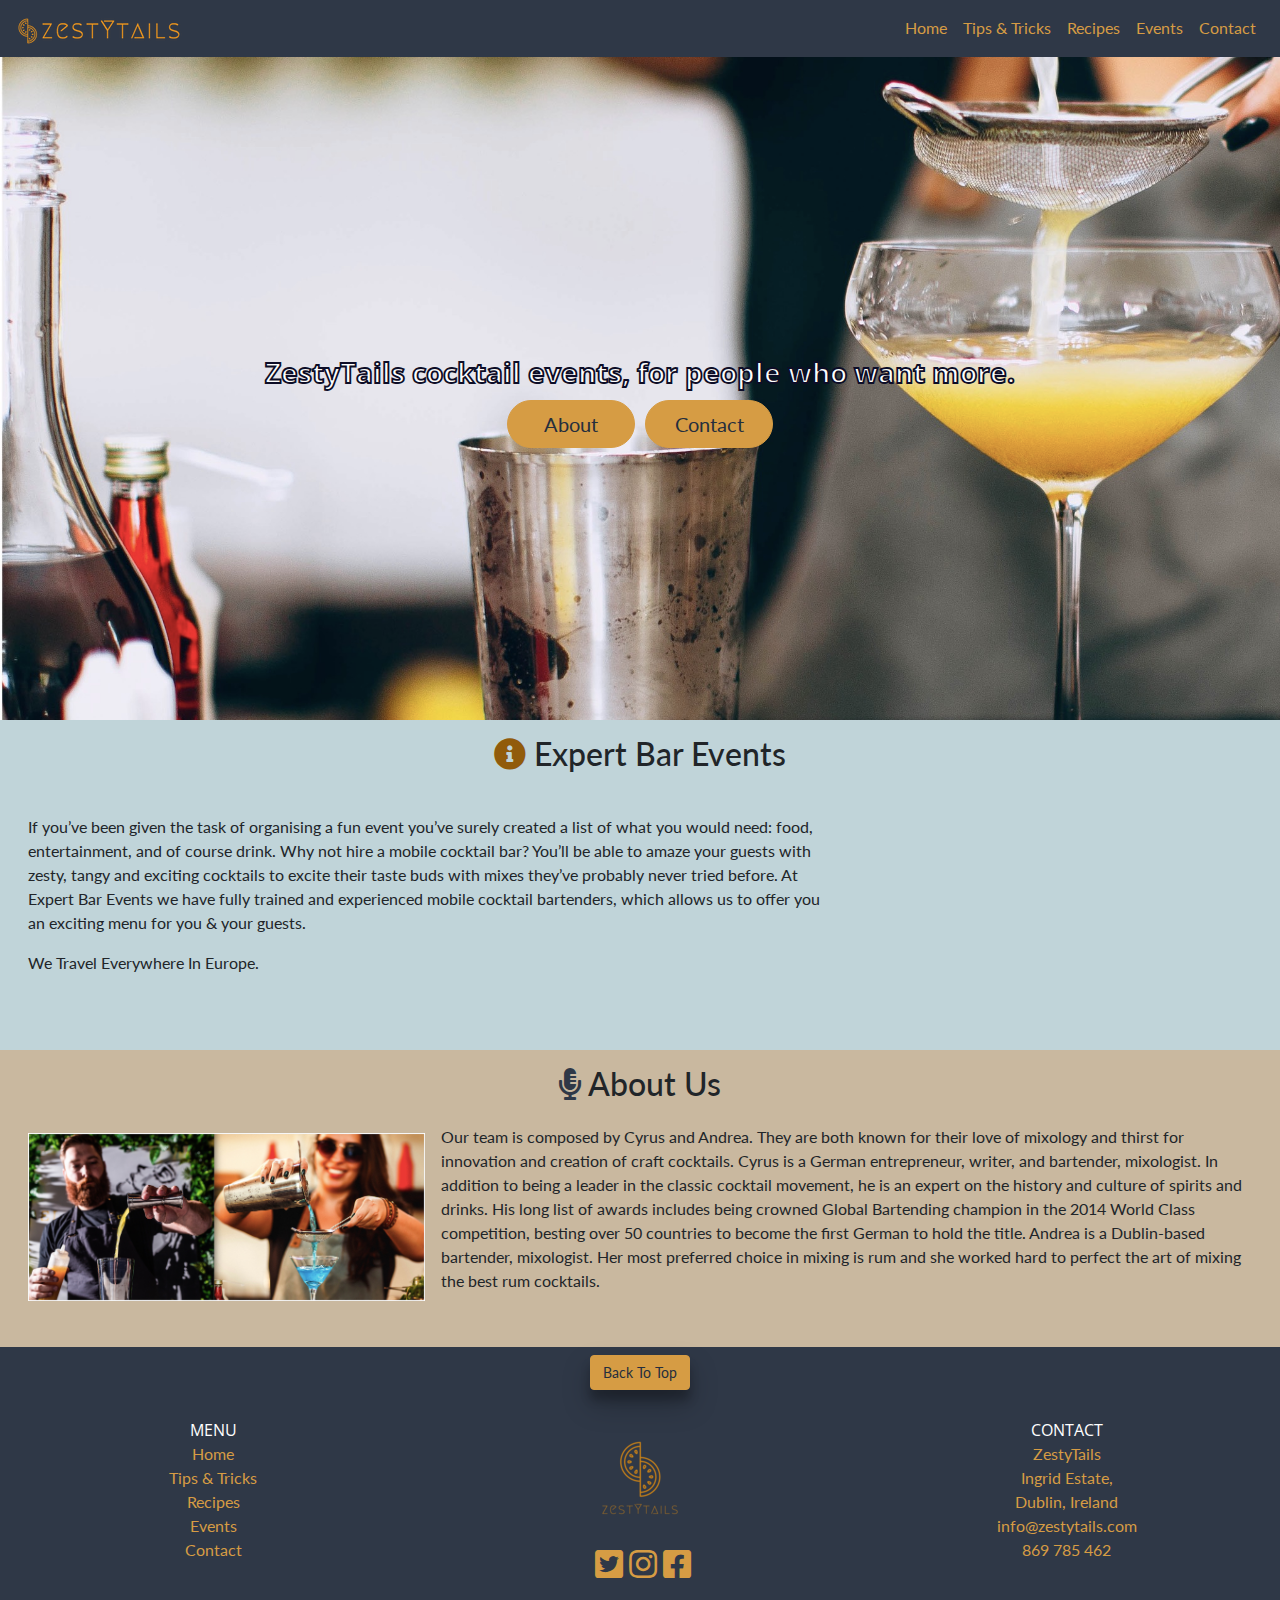
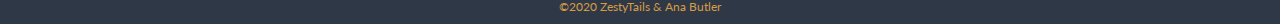
<file: index.html>
<!DOCTYPE html>
<html lang="en">
    <head>
        <!-- Required meta tags -->
        <meta charset="UTF-8" />
        <meta name="viewport" content="width=device-width, initial-scale=1.0" />
        <meta http-equiv="X-UA-Compatible" content="ie=edge" />
        <!-- Bootstrap CSS -->
        <link rel="stylesheet" href="https://stackpath.bootstrapcdn.com/bootstrap/4.5.0/css/bootstrap.min.css" />
        <!-- Font Awesome -->
        <link rel="stylesheet" href="https://use.fontawesome.com/releases/v5.13.0/css/all.css" />
        <!-- STYLE CSS -->
        <link rel="stylesheet" href="assets/css/style.css" type="text/css" />
        <!-- Favicon -->
        <link rel="shortcut icon" type="image/png" href="assets/images/favicon.png" />
        <!-- Title -->
        <title>ZestyTails</title>
    </head>
    <body>
        <div class="container-fluid">
            <!-- NavBar - inspired from my code institute projects[Whiskey Drop / Love Running], bootstrap, stackoverflow and w3schools -->
            <!-- Load an icon library to show a hamburger menu (bars) on small screens -->
            <nav class="navbar navbar-expand-lg fixed-top">
                <a class="navbar-brand" href="index.html"><img src="assets/images/nav_logo.png" class="img-fluid" alt="ZestyTails logo" /></a>
                <button class="navbar-toggler navbar-dark" type="button" data-toggle="collapse" data-target="#navbarNavDropdown" aria-controls="navbarNavDropdown" aria-expanded="false" aria-label="Toggle navigation">
                    <span class="navbar-toggler-icon"></span>
                </button>
                <div class="collapse navbar-collapse justify-content-end" id="navbarNavDropdown">
                    <ul class="navbar-nav">
                        <li class="nav-item active">
                            <a class="nav-link" href="index.html">Home</a>
                        </li>
                        <li class="nav-item">
                            <a class="nav-link" href="tipstricks.html">Tips & Tricks</a>
                        </li>
                        <li class="nav-item">
                            <a class="nav-link" href="recipes.html">Recipes</a>
                        </li>
                        <li class="nav-item">
                            <a class="nav-link" href="events.html">Events</a>
                        </li>
                        <li class="nav-item">
                            <a class="nav-link" href="contact.html">Contact</a>
                        </li>
                    </ul>
                </div>
            </nav>
        </div>
        <!-- /.Nav -->
        <!-- Jumbotron - inspired from my code institute projects[Whiskey Drop] -->
        <div class="container-fluid hero-container">
            <section class="jumbotron text-center">
                <h2 class="slogan">
                    ZestyTails cocktail events, for people who want more.
                </h2>
                <a class="btn btn-warning btn--cta btn--abc btn-lg" href="#bottom" role="button">About</a>
                <a class="btn btn-warning btn--cta btn--abc btn-lg" href="contact.html" role="button">Contact</a>
            </section>
        </div>
        <!-- /.Jumbotron -->
        <!-- Expert Bar Events - text referenced from expertbarevents.ie, code build with the help of w3schools and my previous code institute projects-->
        <div class="container-fluid bg-color-gray pad-text">
            <div class="row">
                <div class="p-2 m-auto col-12 text-center">
                    <h2>
                        <i class="fas fa-info-circle" style="color: #915b0b;"></i>
                        Expert Bar Events
                    </h2>
                </div>
                <div class="p-2 m-auto col-12 col-xl-8">
                    <p>
                        If you’ve been given the task of organising a fun event you’ve surely created a list of what you would need: food, entertainment, and of course drink. Why not hire a mobile cocktail bar? You’ll be able to amaze your
                        guests with zesty, tangy and exciting cocktails to excite their taste buds with mixes they’ve probably never tried before. At Expert Bar Events we have fully trained and experienced mobile cocktail bartenders, which
                        allows us to offer you an exciting menu for you & your guests.
                    </p>
                    <p>We Travel Everywhere In Europe.</p>
                </div>
                <div class="embed-responsive embed-responsive-16by9 col col-12 col-xl-4">
                    <!-- Copy & Pasted from YouTube -->
                    <iframe
                        title="Video with Drinks Showcase"
                        src="https://www.youtube-nocookie.com/embed/ESSMrgXHEG0?start=8"
                        class="embed-responsive-item img-fluid p-2"
                        allow="accelerometer; encrypted-media; gyroscope; picture-in-picture"
                        allowfullscreen
                    >
                    </iframe>
                </div>
            </div>
        </div>
        <!-- /.Expert Bar Events -->
        <!-- About us - photos taken from unsplash.com and text referenced from bartenderspiritsawards.com-->
        <div class="container-fluid bg-color-orange pad-text">
            <div class="row">
                <div class="p-2 m-auto col col-12 text-center">
                    <h2 id="bottom">
                        <i class="fas fa-microphone-alt" style="color: #2f3847;"></i>
                        About Us
                    </h2>
                </div>
                <div class="p-2 m-auto col col-12 col-xl-4 text-center">
                    <img src="assets/images/about_us.jpg" class="img-fluid" alt="Photo Cyrus and Andrea" />
                </div>
                <div class="p-2 m-auto col-12 col-xl-8">
                    <p>
                        Our team is composed by Cyrus and Andrea. They are both known for their love of mixology and thirst for innovation and creation of craft cocktails. Cyrus is a German entrepreneur, writer, and bartender, mixologist.
                        In addition to being a leader in the classic cocktail movement, he is an expert on the history and culture of spirits and drinks. His long list of awards includes being crowned Global Bartending champion in the 2014
                        World Class competition, besting over 50 countries to become the first German to hold the title. Andrea is a Dublin-based bartender, mixologist. Her most preferred choice in mixing is rum and she worked hard to
                        perfect the art of mixing the best rum cocktails.
                    </p>
                </div>
            </div>
        </div>
        <!-- /.About us -->
        <!-- Footer - inspired from my code institute projects[Rosie - resume & Love-Running], bootstrap, w3schools -->
        <footer class="container-fluid">
            <div id="footer" class="row">
                <!-- Footer Back To Top -->
                <div class="button-footer col col-12">
                    <a href="#" class="btn btn-warning btn--abc footer-btn">Back To Top</a>
                </div>
            </div>
            <!-- /.Footer Back To Top -->
            <!-- Footer Menu -->
            <div class="row">
                <div class="footer-menu col col-12 col-md-4 order-first">
                    <ul>
                        <li class="footer-title">MENU</li>
                        <li><a href="index.html">Home</a></li>
                        <li><a href="tipstricks.html">Tips & Tricks</a></li>
                        <li><a href="recipes.html">Recipes</a></li>
                        <li><a href="events.html">Events</a></li>
                        <li><a href="contact.html">Contact</a></li>
                    </ul>
                </div>
                <!-- /.Footer Menu -->
                <!-- Footer Social Media & Logo -->
                <div class="footer-logo col col-12 col-md-4">
                    <img src="assets/images/logo_footer.png" class="img-fluid" alt="ZestyTails logo" />
                    <ul class="social-links">
                        <li class="list-inline-item">
                            <a href="https://www.twitter.com" target="_blank" aria-hidden="true"><i class="fab fa-twitter-square"></i></a>
                        </li>
                        <li class="list-inline-item">
                            <a href="https://www.instagram.com" target="_blank" aria-hidden="true"><i class="fab fa-instagram"></i></a>
                        </li>
                        <li class="list-inline-item">
                            <a href="https://www.facebook.com" target="_blank" aria-hidden="true"><i class="fab fa-facebook-square"></i></a>
                        </li>
                    </ul>
                </div>
                <!-- /.Footer Social Media & Logo -->
                <!-- Footer Contact Details -->
                <div class="col col-12 col-md-4 order-first order-md-last">
                    <ul>
                        <li class="footer-title">CONTACT</li>
                        <li>ZestyTails</li>
                        <li>Ingrid Estate,</li>
                        <li>Dublin, Ireland</li>
                        <li>info@zestytails.com</li>
                        <li>869 785 462</li>
                    </ul>
                </div>
                <!-- /.Footer Contact Details -->
            </div>
            <!-- Copyright -->
            <div class="row">
                <div class="col col-12">
                    <p class="copyright">&copy;2020 ZestyTails & <a href="https://github.com/anabear" target="_blank">Ana Butler</a></p>
                </div>
            </div>
            <!-- /.Copyright -->
        </footer>
        <!-- /.Footer -->
        <!-- Optional JavaScript -->
        <script src="https://code.jquery.com/jquery-3.5.1.slim.min.js"></script>
        <script src="https://cdnjs.cloudflare.com/ajax/libs/popper.js/1.16.1/umd/popper.min.js"></script>
        <script src="https://stackpath.bootstrapcdn.com/bootstrap/4.5.0/js/bootstrap.min.js"></script>
        <!-- Optional JavaScript -->
    </body>
</html>
</file>
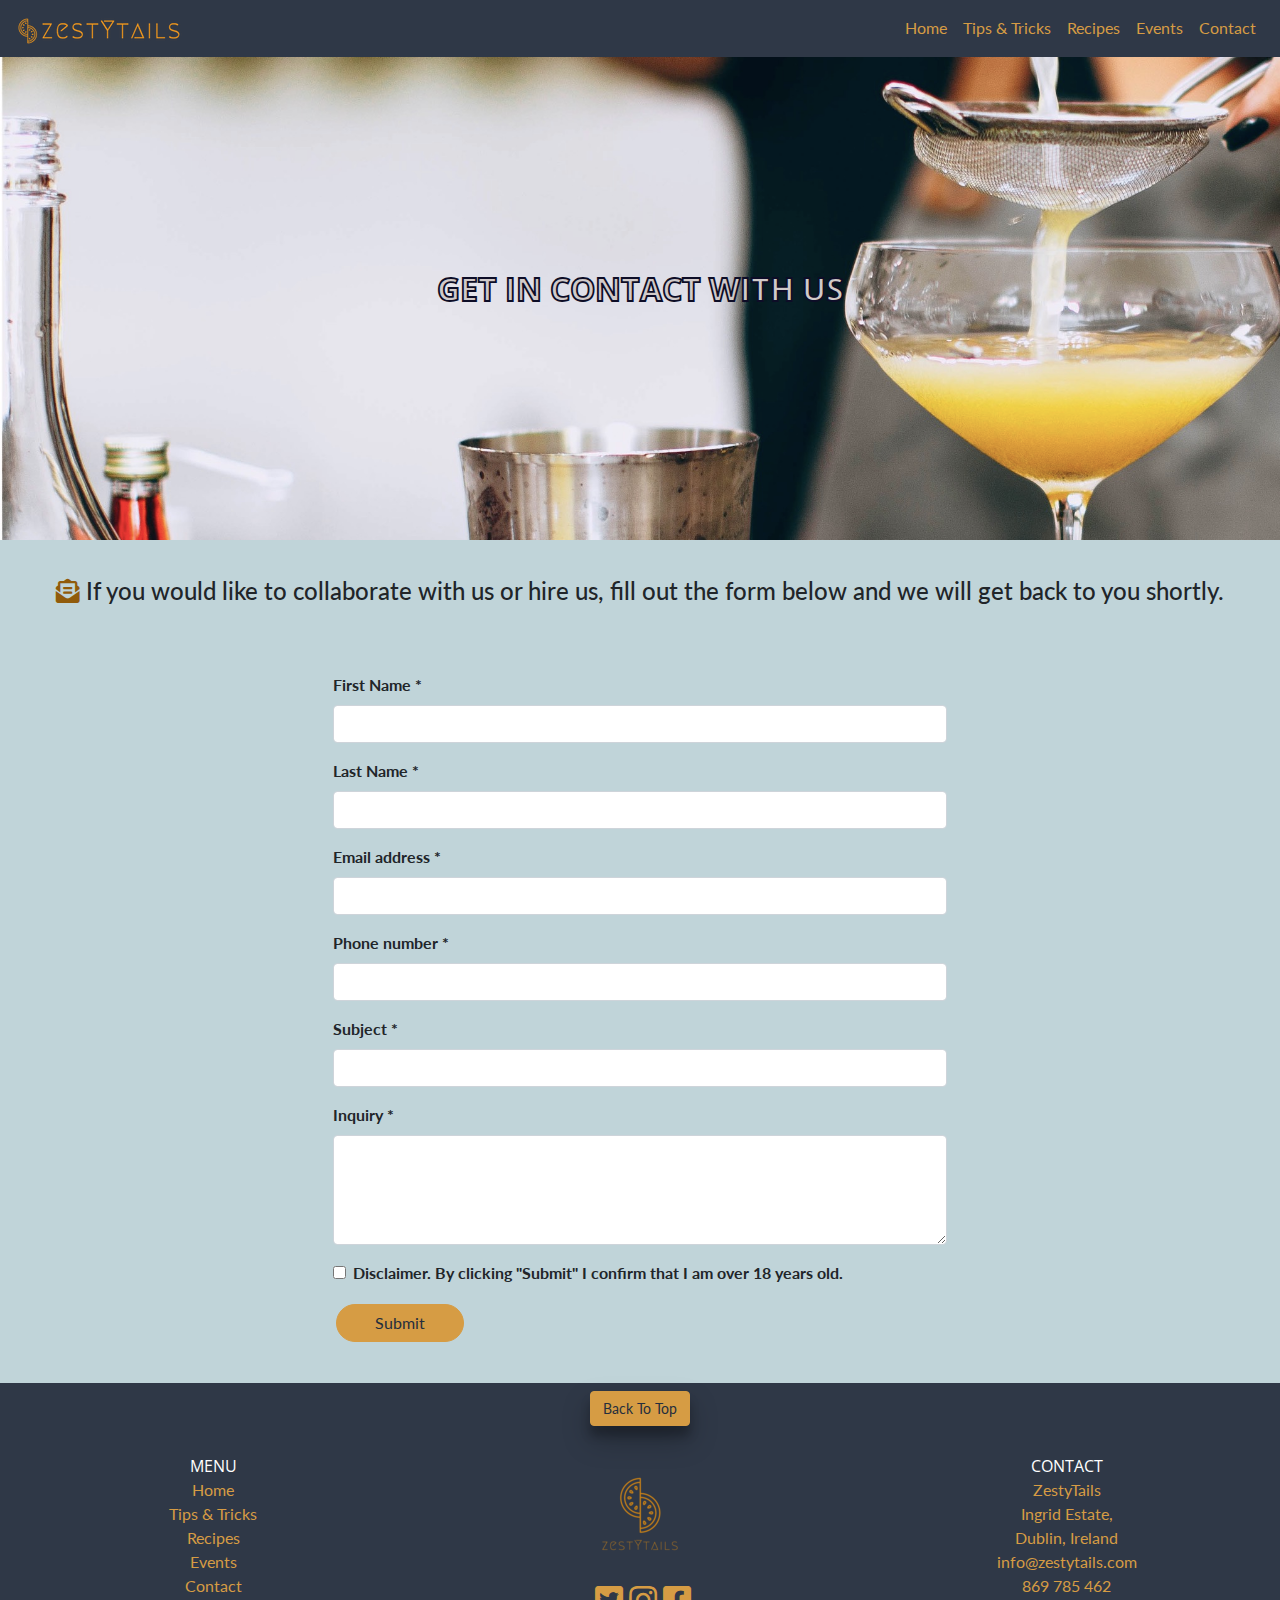
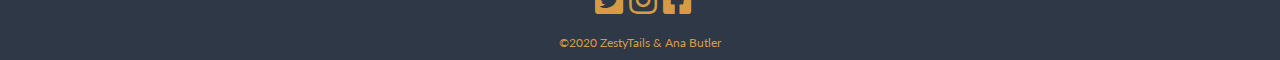
<file: contact.html>
<!DOCTYPE html>
<html lang="en">
    <head>
        <!-- Required meta tags -->
        <meta charset="UTF-8" />
        <meta name="viewport" content="width=device-width, initial-scale=1.0" />
        <meta http-equiv="X-UA-Compatible" content="ie=edge" />
        <!-- Bootstrap CSS -->
        <link rel="stylesheet" href="https://stackpath.bootstrapcdn.com/bootstrap/4.5.0/css/bootstrap.min.css" />
        <!-- Font Awesome -->
        <link rel="stylesheet" href="https://use.fontawesome.com/releases/v5.13.0/css/all.css" />
        <!-- STYLE CSS -->
        <link rel="stylesheet" href="assets/css/style.css" type="text/css" />
        <!-- Favicon -->
        <link rel="shortcut icon" type="image/png" href="assets/images/favicon.png" />
        <!-- Title -->
        <title>ZestyTails</title>
    </head>
    <body>
        <div class="container-fluid">
            <!-- NavBar - inspired from my code institute projects[Whiskey Drop / Love Running], bootstrap, stackoverflow and w3schools -->
            <!-- Load an icon library to show a hamburger menu (bars) on small screens -->
            <nav class="navbar navbar-expand-lg fixed-top">
                <a class="navbar-brand" href="index.html"><img src="assets/images/nav_logo.png" class="img-fluid" alt="ZestyTails logo" /></a>
                <button class="navbar-toggler navbar-dark" type="button" data-toggle="collapse" data-target="#navbarNavDropdown" aria-controls="navbarNavDropdown" aria-expanded="false" aria-label="Toggle navigation">
                    <span class="navbar-toggler-icon"></span>
                </button>
                <div class="collapse navbar-collapse justify-content-end" id="navbarNavDropdown">
                    <ul class="navbar-nav">
                        <li class="nav-item active">
                            <a class="nav-link" href="index.html">Home</a>
                        </li>
                        <li class="nav-item">
                            <a class="nav-link" href="tipstricks.html">Tips & Tricks</a>
                        </li>
                        <li class="nav-item">
                            <a class="nav-link" href="recipes.html">Recipes</a>
                        </li>
                        <li class="nav-item">
                            <a class="nav-link" href="events.html">Events</a>
                        </li>
                        <li class="nav-item">
                            <a class="nav-link" href="contact.html">Contact</a>
                        </li>
                    </ul>
                </div>
            </nav>
        </div>
        <!-- /.Nav -->
        <!-- Jumbotron - inspired from my code institute projects[Whiskey Drop] -->
        <div class="container-fluid page-header">
            <section class="jumbotron text-center">
                <h1 class="page-header-text">
                    GET IN CONTACT WITH US
                </h1>
            </section>
        </div>
        <!-- /.Jumbotron -->
        <!-- Contact Us Form - created with the help of bootstrap and my previous code institute project [Love-Running]-->
        <div class="container-fluid bg-color-gray pad-container">
            <div class="row">
                <div class="p-2 m-auto col-12 text-center">
                    <h4 class="contact-info">
                        <i class="fas fa-envelope-open-text" style="color: #915b0b;"></i>
                        If you would like to collaborate with us or hire us, fill out the form below and we will get back to you shortly.
                    </h4>
                </div>
                <div class="p-2 col-lg-6 col-md-12 m-auto">
                    <form class="container-form" action="response.html" method="get">
                        <div class="form-group">
                            <label for="fname">First Name *</label>
                            <input type="text" id="fname" name="first_name" class="form-control" required />
                        </div>
                        <div class="form-group">
                            <label for="lname">Last Name *</label>
                            <input type="text" id="lname" name="last_name" class="form-control" required />
                        </div>
                        <div class="form-group">
                            <label for="email">Email address *</label>
                            <input type="email" id="email" name="email_address" class="form-control" required />
                        </div>
                        <div class="form-group">
                            <label for="phone">Phone number *</label>
                            <input type="tel" id="phone" name="phone_number" class="form-control" required />
                        </div>
                        <div class="form-group">
                            <label for="subject">Subject *</label>
                            <input type="text" id="subject" name="subject" class="form-control" required />
                        </div>
                        <div class="form-group">
                            <label for="inquiry">Inquiry *</label>
                            <textarea id="inquiry" name="inquiry" rows="4" class="form-control" required></textarea>
                        </div>
                        <div class="form-group form-check">
                            <input type="checkbox" class="form-check-input" id="disclaimer" required />
                            <label class="form-check-label" for="disclaimer">Disclaimer. By clicking "Submit" I confirm that I am over 18 years old. </label>
                        </div>
                        <button type="submit" class="btn btn--abc btn--cta btn-warning">
                            Submit
                        </button>
                    </form>
                </div>
            </div>
        </div>
        <!-- /.Contact Us Form -->
        <!-- Footer - inspired from my code institute projects[Rosie - resume & Love-Running], bootstrap, w3schools -->
        <footer class="container-fluid">
            <div id="footer" class="row">
                <!-- Footer Back To Top -->
                <div class="button-footer col col-12">
                    <a href="#" class="btn btn-warning btn--abc footer-btn">Back To Top</a>
                </div>
            </div>
            <!-- /.Footer Back To Top -->
            <!-- Footer Menu -->
            <div class="row">
                <div class="footer-menu col col-12 col-md-4 order-first">
                    <ul>
                        <li class="footer-title">MENU</li>
                        <li><a href="index.html">Home</a></li>
                        <li><a href="tipstricks.html">Tips & Tricks</a></li>
                        <li><a href="recipes.html">Recipes</a></li>
                        <li><a href="events.html">Events</a></li>
                        <li><a href="contact.html">Contact</a></li>
                    </ul>
                </div>
                <!-- /.Footer Menu -->
                <!-- Footer Social Media & Logo -->
                <div class="footer-logo col col-12 col-md-4">
                    <img src="assets/images/logo_footer.png" class="img-fluid" alt="ZestyTails logo" />
                    <ul class="social-links">
                        <li class="list-inline-item">
                            <a href="https://www.twitter.com" target="_blank" aria-hidden="true"><i class="fab fa-twitter-square"></i></a>
                        </li>
                        <li class="list-inline-item">
                            <a href="https://www.instagram.com" target="_blank" aria-hidden="true"><i class="fab fa-instagram"></i></a>
                        </li>
                        <li class="list-inline-item">
                            <a href="https://www.facebook.com" target="_blank" aria-hidden="true"><i class="fab fa-facebook-square"></i></a>
                        </li>
                    </ul>
                </div>
                <!-- /.Footer Social Media & Logo -->
                <!-- Footer Contact Details -->
                <div class="col col-12 col-md-4 order-first order-md-last">
                    <ul>
                        <li class="footer-title">CONTACT</li>
                        <li>ZestyTails</li>
                        <li>Ingrid Estate,</li>
                        <li>Dublin, Ireland</li>
                        <li>info@zestytails.com</li>
                        <li>869 785 462</li>
                    </ul>
                </div>
                <!-- /.Footer Contact Details -->
            </div>
            <!-- Copyright -->
            <div class="row">
                <div class="col col-12">
                    <p class="copyright">&copy;2020 ZestyTails & <a href="https://github.com/anabear" target="_blank">Ana Butler</a></p>
                </div>
            </div>
            <!-- /.Copyright -->
        </footer>
        <!-- /.Footer -->
        <!-- Optional JavaScript -->
        <script src="https://code.jquery.com/jquery-3.5.1.slim.min.js"></script>
        <script src="https://cdnjs.cloudflare.com/ajax/libs/popper.js/1.16.1/umd/popper.min.js"></script>
        <script src="https://stackpath.bootstrapcdn.com/bootstrap/4.5.0/js/bootstrap.min.js"></script>
        <!-- Optional JavaScript -->
    </body>
</html>
</file>
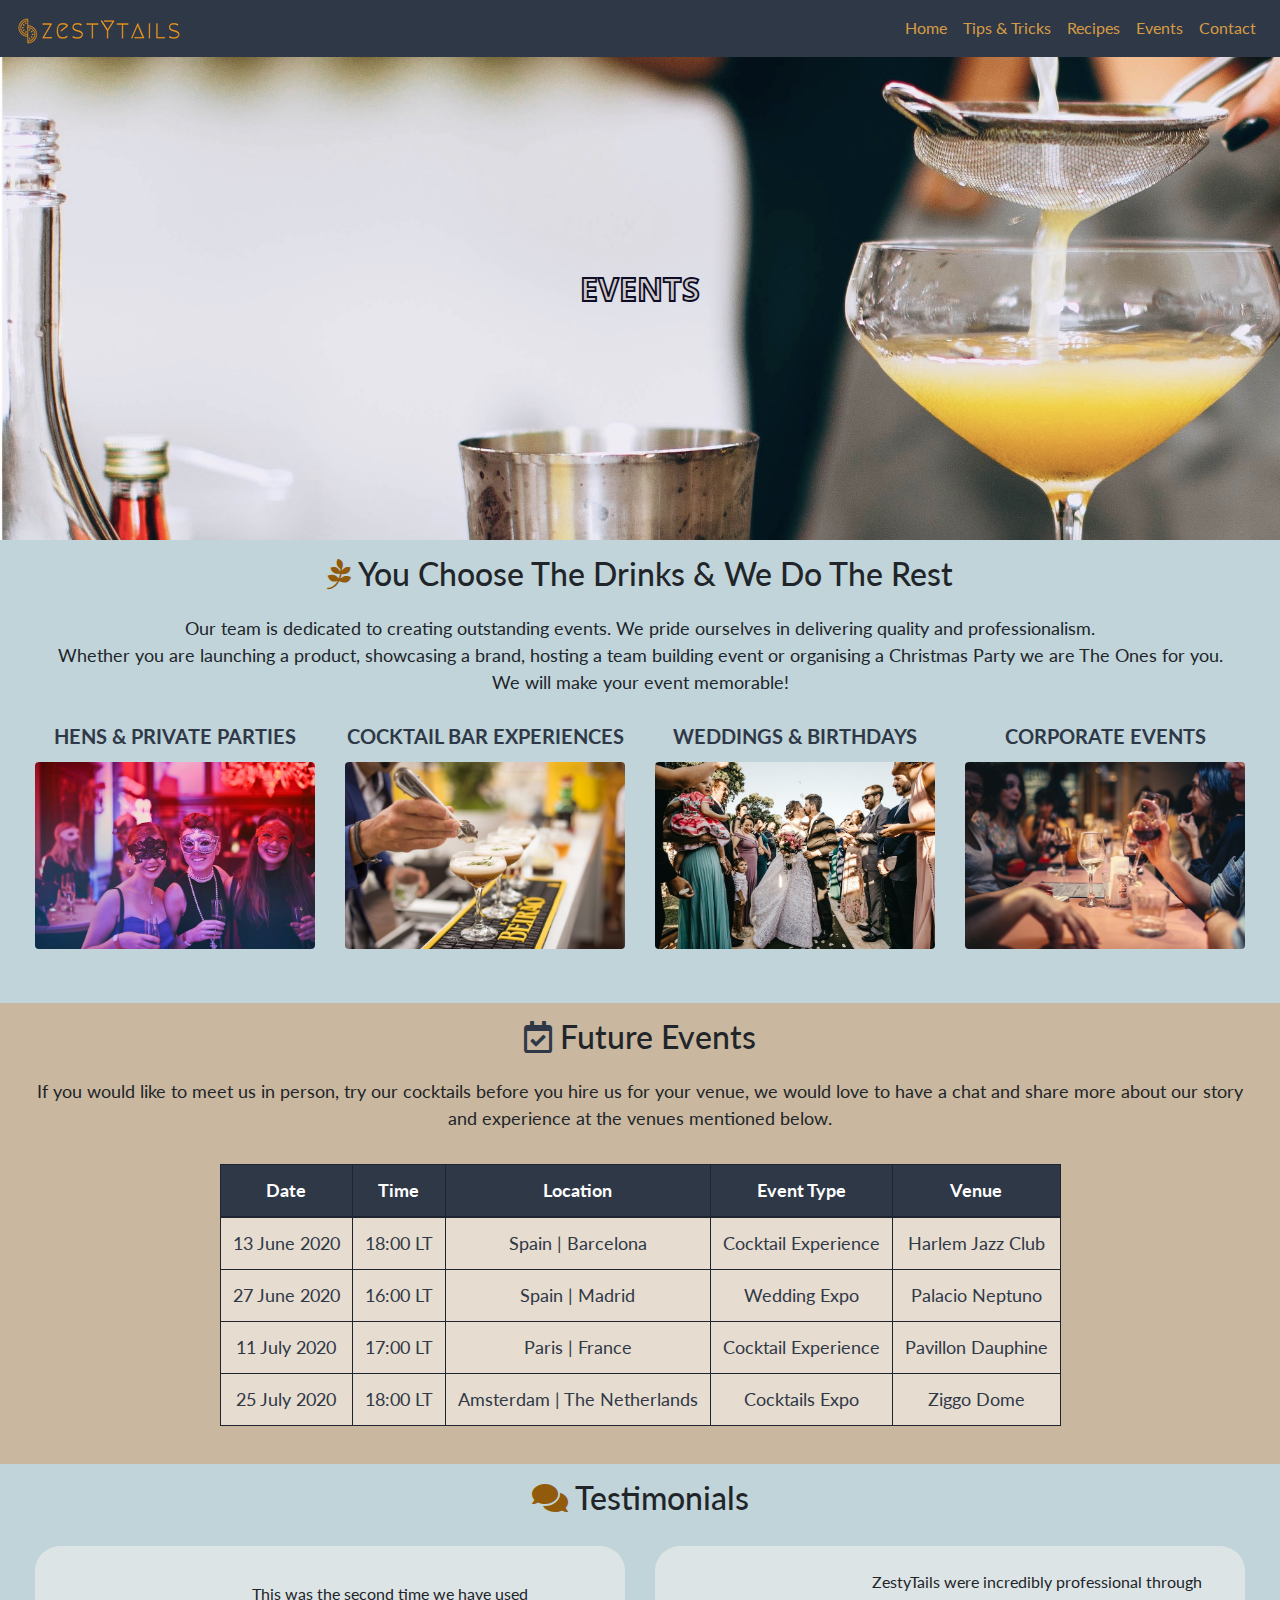
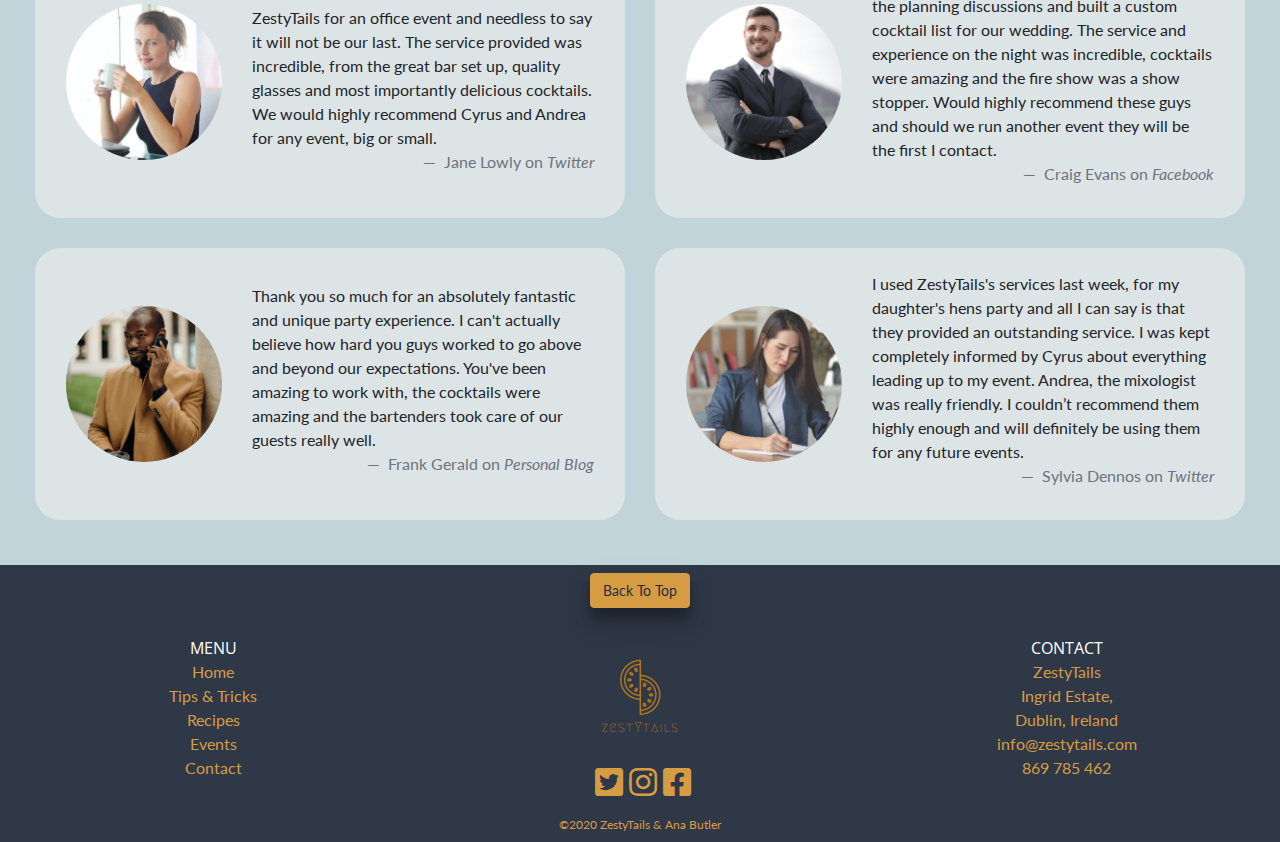
<file: events.html>
<!DOCTYPE html>
<html lang="en">
    <head>
        <!-- Required meta tags -->
        <meta charset="UTF-8" />
        <meta name="viewport" content="width=device-width, initial-scale=1.0" />
        <meta http-equiv="X-UA-Compatible" content="ie=edge" />
        <!-- Bootstrap CSS -->
        <link rel="stylesheet" href="https://stackpath.bootstrapcdn.com/bootstrap/4.5.0/css/bootstrap.min.css" />
        <!-- Font Awesome -->
        <link rel="stylesheet" href="https://use.fontawesome.com/releases/v5.13.0/css/all.css" />
        <!-- STYLE CSS -->
        <link rel="stylesheet" href="assets/css/style.css" type="text/css" />
        <!-- Favicon -->
        <link rel="shortcut icon" type="image/png" href="assets/images/favicon.png" />
        <!-- Title -->
        <title>ZestyTails</title>
    </head>
    <body>
        <div class="container-fluid">
            <!-- NavBar - inspired from my code institute projects[Whiskey Drop / Love Running], bootstrap, stackoverflow and w3schools -->
            <!-- Load an icon library to show a hamburger menu (bars) on small screens -->
            <nav class="navbar navbar-expand-lg fixed-top">
                <a class="navbar-brand" href="index.html"><img src="assets/images/nav_logo.png" class="img-fluid" alt="ZestyTails logo" /></a>
                <button class="navbar-toggler navbar-dark" type="button" data-toggle="collapse" data-target="#navbarNavDropdown" aria-controls="navbarNavDropdown" aria-expanded="false" aria-label="Toggle navigation">
                    <span class="navbar-toggler-icon"></span>
                </button>
                <div class="collapse navbar-collapse justify-content-end" id="navbarNavDropdown">
                    <ul class="navbar-nav">
                        <li class="nav-item active">
                            <a class="nav-link" href="index.html">Home</a>
                        </li>
                        <li class="nav-item">
                            <a class="nav-link" href="tipstricks.html">Tips & Tricks</a>
                        </li>
                        <li class="nav-item">
                            <a class="nav-link" href="recipes.html">Recipes</a>
                        </li>
                        <li class="nav-item">
                            <a class="nav-link" href="events.html">Events</a>
                        </li>
                        <li class="nav-item">
                            <a class="nav-link" href="contact.html">Contact</a>
                        </li>
                    </ul>
                </div>
            </nav>
        </div>
        <!-- /.Nav -->
        <!-- Jumbotron - inspired from my code institute projects[Whiskey Drop] -->
        <div class="container-fluid page-header">
            <section class="jumbotron text-center">
                <h1 class="page-header-text">
                    EVENTS
                </h1>
            </section>
        </div>
        <!-- /.Jumbotron -->
        <!-- Team Event Intro - text referenced from http://expertbarevents.ie/portfolio/ + code built with the help of bootstrap and https://www.w3.org/Style/Examples/007/figures.en.html -->
        <div class="container-fluid bg-color-gray pad-text text-center">
            <div class="row">
                <div class="col col-12 p-2 m-auto text-center">
                    <h2>
                        <i class="fab fa-pagelines" style="color: #915b0b;"></i>
                        You Choose The Drinks & We Do The Rest
                    </h2>
                </div>
                <div class="col col-12 p-2 m-auto text-center">
                    <p class="intro-sub">
                        Our team is dedicated to creating outstanding events. We pride ourselves in delivering quality and professionalism.<br />
                        Whether you are launching a product, showcasing a brand, hosting a team building event or organising a Christmas Party we are The Ones for you.<br />
                        We will make your event memorable!
                    </p>
                </div>
                <div class="row m-auto">
                    <figure class="figure col col-12 col-md-6 col-xl-3">
                        <img src="assets/images/info1.jpg" class="figure-img img-fluid rounded" alt="HENS & PRIVATE PARTIES" />
                        <figcaption class="figure-caption">HENS & PRIVATE PARTIES</figcaption>
                    </figure>
                    <figure class="figure col col-12 col-md-6 col-xl-3">
                        <img src="assets/images/info2.jpg" class="figure-img img-fluid rounded" alt="COCKTAIL BAR EXPERIENCES" />
                        <figcaption class="figure-caption">COCKTAIL BAR EXPERIENCES</figcaption>
                    </figure>
                    <figure class="figure col col-12 col-md-6 col-xl-3">
                        <img src="assets/images/info3.jpg" class="figure-img img-fluid rounded" alt="WEDDINGS & BIRTHDAYS" />
                        <figcaption class="figure-caption">WEDDINGS & BIRTHDAYS</figcaption>
                    </figure>
                    <figure class="figure col col-12 col-md-6 col-xl-3">
                        <img src="assets/images/info4.jpg" class="figure-img img-fluid rounded" alt="CORPORATE EVENTS" />
                        <figcaption class="figure-caption">CORPORATE EVENTS</figcaption>
                    </figure>
                </div>
            </div>
        </div>
        <!-- /.Team Event Intro -->
        <!-- Future Events - table created with the help of bootstrap and my previous project [Whiskey Drop] -->
        <div class="container-fluid bg-color-orange pad-text text-center">
            <div class="row">
                <div class="col col-12 p-2 m-auto">
                    <h2>
                        <i class="far fa-calendar-check" style="color: #2f3847;"></i>
                        Future Events
                    </h2>
                </div>
                <div class="col col-12 p-2 m-auto">
                    <p class="intro-sub">
                        If you would like to meet us in person, try our cocktails before you hire us for your venue, we would love to have a chat and share more about our story and experience at the venues mentioned below.
                    </p>
                </div>
                <div class="col col-12 p-2 m-auto table-responsive">
                    <table class="table table-bordered">
                        <thead class="thead-bg">
                            <tr>
                                <th scope="col">Date</th>
                                <th scope="col">Time</th>
                                <th scope="col">Location</th>
                                <th scope="col">Event Type</th>
                                <th scope="col">Venue</th>
                            </tr>
                        </thead>
                        <tbody class="tbody-bg">
                            <tr>
                                <td>13 June 2020</td>
                                <td>18:00 LT</td>
                                <td>Spain | Barcelona</td>
                                <td>Cocktail Experience</td>
                                <td>Harlem Jazz Club</td>
                            </tr>
                            <tr>
                                <td>27 June 2020</td>
                                <td>16:00 LT</td>
                                <td>Spain | Madrid</td>
                                <td>Wedding Expo</td>
                                <td>Palacio Neptuno</td>
                            </tr>
                            <tr>
                                <td>11 July 2020</td>
                                <td>17:00 LT</td>
                                <td>Paris | France</td>
                                <td>Cocktail Experience</td>
                                <td>Pavillon Dauphine</td>
                            </tr>
                            <tr>
                                <td>25 July 2020</td>
                                <td>18:00 LT</td>
                                <td>Amsterdam | The Netherlands</td>
                                <td>Cocktails Expo</td>
                                <td>Ziggo Dome</td>
                            </tr>
                        </tbody>
                    </table>
                </div>
            </div>
        </div>
        <!-- /.Future Events -->
        <!-- Testimonials - created with the help of bootstrap and Buy Ingredients section code -->
        <div class="container-fluid bg-color-gray pad-text">
            <div class="row">
                <div class="col col-12 p-2 m-auto text-center">
                    <h2>
                        <i class="fas fa-comments" style="color: #915b0b;"></i>
                        Testimonials
                    </h2>
                </div>
                <!--Text inspired from http://expertbarevents.ie/testimonials/ -->
                <div class="col row-eq-height col-12 col-md-12 col-xl-6 shop-col">
                    <div class="row shop-row p-3">
                        <div class="col col-12 col-md-4 m-auto">
                            <img src="assets/images/review1.jpg" class="img-fluid rounded-circle" alt="Profile photo woman" />
                        </div>
                        <div class="col col-12 col-md-8 m-auto">
                            <blockquote class="blockquote">
                                <p class="mb-0">
                                    This was the second time we have used ZestyTails for an office event and needless to say it will not be our last. The service provided was incredible, from the great bar set up, quality glasses and most
                                    importantly delicious cocktails. We would highly recommend Cyrus and Andrea for any event, big or small.
                                </p>
                                <div class="blockquote-footer">
                                    Jane Lowly on
                                    <cite title="Twitter">Twitter </cite>
                                </div>
                            </blockquote>
                        </div>
                    </div>
                </div>
                <div class="col row-eq-height col-12 col-md-12 col-xl-6 shop-col">
                    <div class="row shop-row p-3">
                        <div class="col col-12 col-md-4 m-auto">
                            <img src="assets/images/review2.jpg" class="img-fluid rounded-circle" alt="Profile photo man" />
                        </div>
                        <div class="col col-12 col-md-8 m-auto">
                            <blockquote class="blockquote">
                                <p class="mb-0">
                                    ZestyTails were incredibly professional through the planning discussions and built a custom cocktail list for our wedding. The service and experience on the night was incredible, cocktails were amazing
                                    and the fire show was a show stopper. Would highly recommend these guys and should we run another event they will be the first I contact.
                                </p>
                                <div class="blockquote-footer">
                                    Craig Evans on
                                    <cite title="Facebook ">Facebook </cite>
                                </div>
                            </blockquote>
                        </div>
                    </div>
                </div>
                <div class="col row-eq-height col-12 col-md-12 col-xl-6 shop-col">
                    <div class="row shop-row p-3">
                        <div class="col col-12 col-md-4 m-auto">
                            <img src="assets/images/review3.jpg" class="img-fluid rounded-circle" alt="Profile photo man" />
                        </div>
                        <div class="col col-12 col-md-8 m-auto">
                            <blockquote class="blockquote">
                                <p class="mb-0">
                                    Thank you so much for an absolutely fantastic and unique party experience. I can't actually believe how hard you guys worked to go above and beyond our expectations. You've been amazing to work with, the
                                    cocktails were amazing and the bartenders took care of our guests really well.
                                </p>
                                <div class="blockquote-footer">
                                    Frank Gerald on
                                    <cite title="Personal Blog">Personal Blog </cite>
                                </div>
                            </blockquote>
                        </div>
                    </div>
                </div>
                <div class="col row-eq-height col-12 col-md-12 col-xl-6 shop-col">
                    <div class="row shop-row p-3">
                        <div class="col col-12 col-md-4 m-auto">
                            <img src="assets/images/review4.jpg" class="img-fluid rounded-circle" alt="Profile photo woman" />
                        </div>
                        <div class="col col-12 col-md-8 m-auto">
                            <blockquote class="blockquote">
                                <p class="mb-0">
                                    I used ZestyTails's services last week, for my daughter's hens party and all I can say is that they provided an outstanding service. I was kept completely informed by Cyrus about everything leading up to
                                    my event. Andrea, the mixologist was really friendly. I couldn’t recommend them highly enough and will definitely be using them for any future events.
                                </p>
                                <div class="blockquote-footer">
                                    Sylvia Dennos on
                                    <cite title="Twitter">Twitter </cite>
                                </div>
                            </blockquote>
                        </div>
                    </div>
                </div>
            </div>
        </div>
        <!-- /.Testimonials -->
        <!-- Footer - inspired from my code institute projects[Rosie - resume & Love-Running], bootstrap, w3schools -->
        <footer class="container-fluid">
            <div id="footer" class="row">
                <!-- Footer Back To Top -->
                <div class="button-footer col col-12">
                    <a href="#" class="btn btn-warning btn--abc footer-btn">Back To Top</a>
                </div>
            </div>
            <!-- /.Footer Back To Top -->
            <!-- Footer Menu -->
            <div class="row">
                <div class="footer-menu col col-12 col-md-4 order-first">
                    <ul>
                        <li class="footer-title">MENU</li>
                        <li><a href="index.html">Home</a></li>
                        <li><a href="tipstricks.html">Tips & Tricks</a></li>
                        <li><a href="recipes.html">Recipes</a></li>
                        <li><a href="events.html">Events</a></li>
                        <li><a href="contact.html">Contact</a></li>
                    </ul>
                </div>
                <!-- /.Footer Menu -->
                <!-- Footer Social Media & Logo -->
                <div class="footer-logo col col-12 col-md-4">
                    <img src="assets/images/logo_footer.png" class="img-fluid" alt="ZestyTails logo" />
                    <ul class="social-links">
                        <li class="list-inline-item">
                            <a href="https://www.twitter.com" target="_blank" aria-hidden="true"><i class="fab fa-twitter-square"></i></a>
                        </li>
                        <li class="list-inline-item">
                            <a href="https://www.instagram.com" target="_blank" aria-hidden="true"><i class="fab fa-instagram"></i></a>
                        </li>
                        <li class="list-inline-item">
                            <a href="https://www.facebook.com" target="_blank" aria-hidden="true"><i class="fab fa-facebook-square"></i></a>
                        </li>
                    </ul>
                </div>
                <!-- /.Footer Social Media & Logo -->
                <!-- Footer Contact Details -->
                <div class="col col-12 col-md-4 order-first order-md-last">
                    <ul>
                        <li class="footer-title">CONTACT</li>
                        <li>ZestyTails</li>
                        <li>Ingrid Estate,</li>
                        <li>Dublin, Ireland</li>
                        <li>info@zestytails.com</li>
                        <li>869 785 462</li>
                    </ul>
                </div>
                <!-- /.Footer Contact Details -->
            </div>
            <!-- Copyright -->
            <div class="row">
                <div class="col col-12">
                    <p class="copyright">&copy;2020 ZestyTails & <a href="https://github.com/anabear" target="_blank">Ana Butler</a></p>
                </div>
            </div>
            <!-- /.Copyright -->
        </footer>
        <!-- /.Footer -->
        <!-- Optional JavaScript -->
        <script src="https://code.jquery.com/jquery-3.5.1.slim.min.js"></script>
        <script src="https://cdnjs.cloudflare.com/ajax/libs/popper.js/1.16.1/umd/popper.min.js"></script>
        <script src="https://stackpath.bootstrapcdn.com/bootstrap/4.5.0/js/bootstrap.min.js"></script>
        <!-- Optional JavaScript -->
    </body>
</html>
</file>
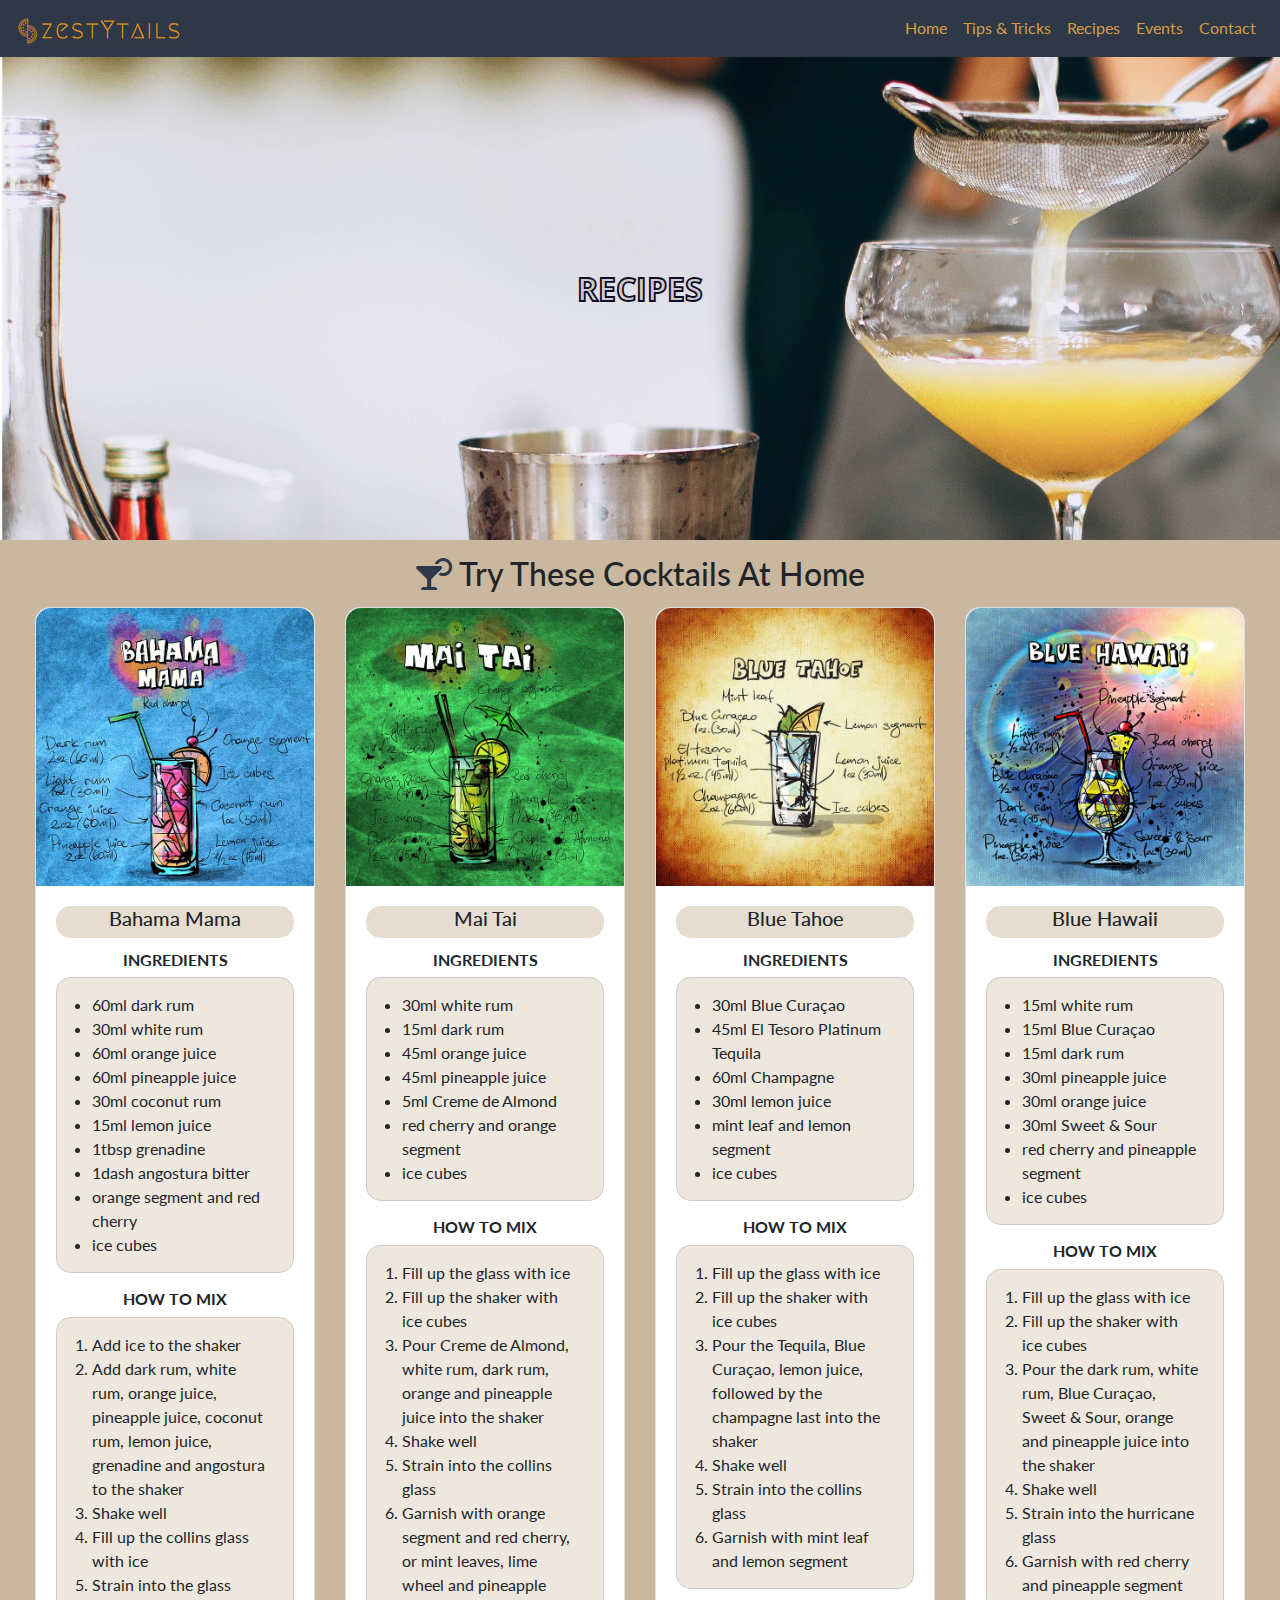
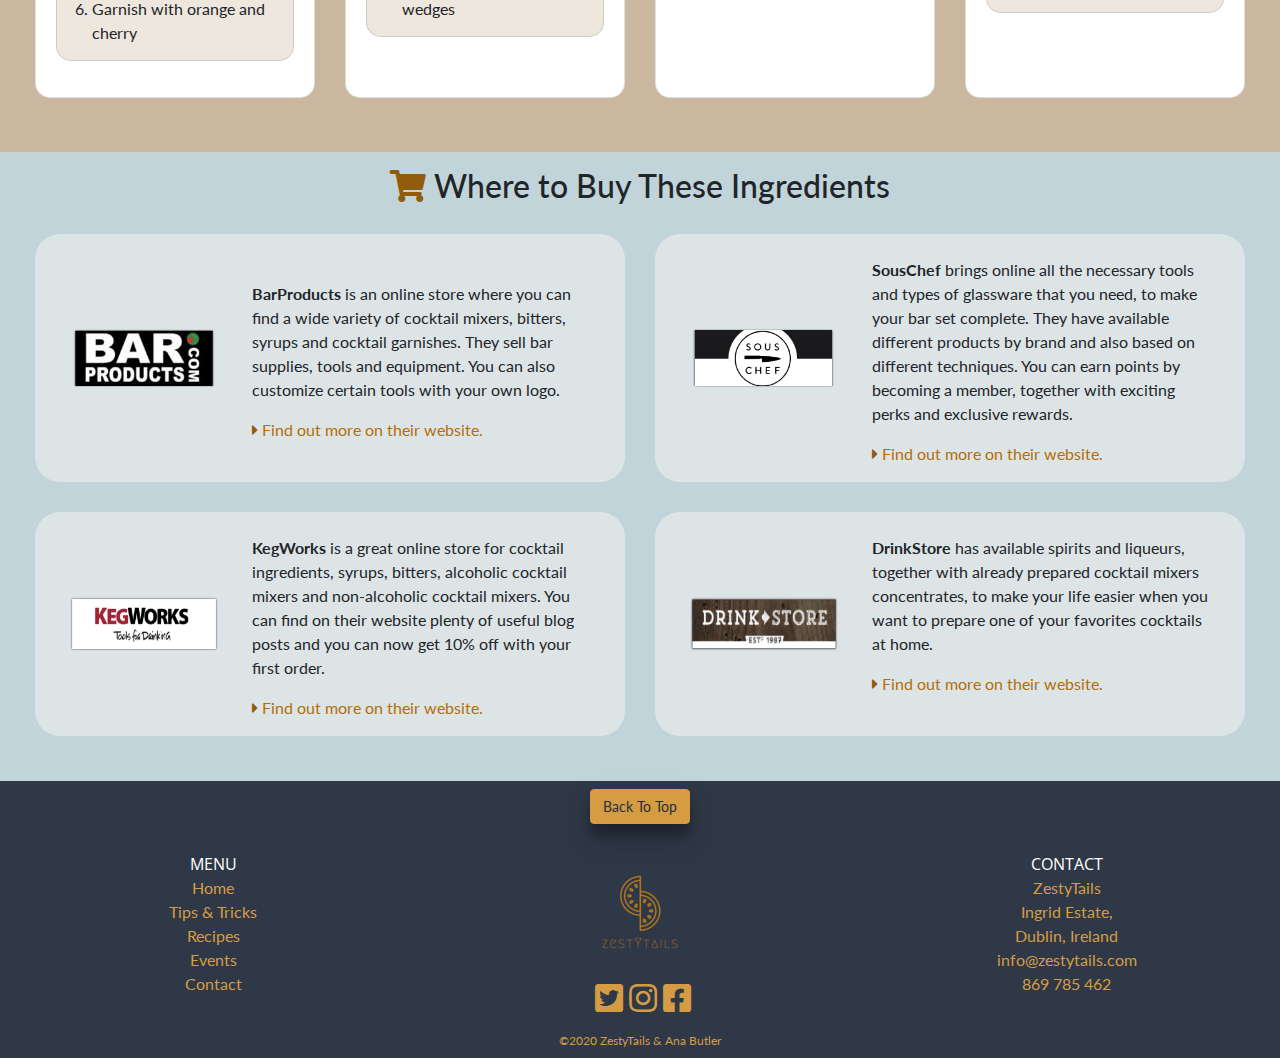
<file: recipes.html>
<!DOCTYPE html>
<html lang="en">
    <head>
        <!-- Required meta tags -->
        <meta charset="UTF-8" />
        <meta name="viewport" content="width=device-width, initial-scale=1.0" />
        <meta http-equiv="X-UA-Compatible" content="ie=edge" />
        <!-- Bootstrap CSS -->
        <link rel="stylesheet" href="https://stackpath.bootstrapcdn.com/bootstrap/4.5.0/css/bootstrap.min.css" />
        <!-- Font Awesome -->
        <link rel="stylesheet" href="https://use.fontawesome.com/releases/v5.13.0/css/all.css" />
        <!-- STYLE CSS -->
        <link rel="stylesheet" href="assets/css/style.css" type="text/css" />
        <!-- Favicon -->
        <link rel="shortcut icon" type="image/png" href="assets/images/favicon.png" />
        <!-- Title -->
        <title>ZestyTails</title>
    </head>
    <body>
        <div class="container-fluid">
            <!-- NavBar - inspired from my code institute projects[Whiskey Drop / Love Running], bootstrap, stackoverflow and w3schools -->
            <!-- Load an icon library to show a hamburger menu (bars) on small screens -->
            <nav class="navbar navbar-expand-lg fixed-top">
                <a class="navbar-brand" href="index.html"><img src="assets/images/nav_logo.png" class="img-fluid" alt="ZestyTails logo" /></a>
                <button class="navbar-toggler navbar-dark" type="button" data-toggle="collapse" data-target="#navbarNavDropdown" aria-controls="navbarNavDropdown" aria-expanded="false" aria-label="Toggle navigation">
                    <span class="navbar-toggler-icon"></span>
                </button>
                <div class="collapse navbar-collapse justify-content-end" id="navbarNavDropdown">
                    <ul class="navbar-nav">
                        <li class="nav-item active">
                            <a class="nav-link" href="index.html">Home</a>
                        </li>
                        <li class="nav-item">
                            <a class="nav-link" href="tipstricks.html">Tips & Tricks</a>
                        </li>
                        <li class="nav-item">
                            <a class="nav-link" href="recipes.html">Recipes</a>
                        </li>
                        <li class="nav-item">
                            <a class="nav-link" href="events.html">Events</a>
                        </li>
                        <li class="nav-item">
                            <a class="nav-link" href="contact.html">Contact</a>
                        </li>
                    </ul>
                </div>
            </nav>
        </div>
        <!-- /.Nav -->
        <!-- Jumbotron - inspired from my code institute projects[Whiskey Drop] -->
        <div class="container-fluid page-header">
            <section class="jumbotron text-center">
                <h1 class="page-header-text">
                    RECIPES
                </h1>
            </section>
        </div>
        <!-- /.Jumbotron -->
        <!-- Cocktails to Try - cards built with the help of bootstrap + text referenced from cocktailflow.com-->
        <div class="container-fluid bg-color-orange pad-text">
            <div class="row">
                <div class="p-2 m-auto col col-12 text-center">
                    <h2>
                        <i class="fas fa-cocktail" style="color: #2f3847;"></i>
                        Try These Cocktails At Home
                    </h2>
                </div>
                <div class="row row-cols-1 row-cols-md-2 row-cols-xl-4 img-fluid m-auto">
                    <div class="row-eq-height col mb-4">
                        <div class="card h-100">
                            <img src="assets/images/bahama-mama.jpg" class="card-img-top" alt="Bahama-Mama cocktail photo" />
                            <div class="card-body">
                                <h5 class="card-title">Bahama Mama</h5>
                                <div>
                                    <h6 class="text-center subtitle">INGREDIENTS</h6>
                                    <ul class="card card-pad">
                                        <li>60ml dark rum</li>
                                        <li>30ml white rum</li>
                                        <li>60ml orange juice</li>
                                        <li>60ml pineapple juice</li>
                                        <li>30ml coconut rum</li>
                                        <li>15ml lemon juice</li>
                                        <li>1tbsp grenadine</li>
                                        <li>1dash angostura bitter</li>
                                        <li>orange segment and red cherry</li>
                                        <li>ice cubes</li>
                                    </ul>
                                </div>
                                <div>
                                    <h6 class="text-center subtitle">HOW TO MIX</h6>
                                    <ol class="card card-pad">
                                        <li>Add ice to the shaker</li>
                                        <li>Add dark rum, white rum, orange juice, pineapple juice, coconut rum, lemon juice, grenadine and angostura to the shaker</li>
                                        <li>Shake well</li>
                                        <li>Fill up the collins glass with ice</li>
                                        <li>Strain into the glass</li>
                                        <li>Garnish with orange and cherry</li>
                                    </ol>
                                </div>
                            </div>
                        </div>
                    </div>
                    <div class="row-eq-height col mb-4">
                        <div class="card h-100">
                            <img src="assets/images/mai-tai.jpg" class="card-img-top" alt="Mai-Tai cocktail photo" />
                            <div class="card-body">
                                <h5 class="card-title">Mai Tai</h5>
                                <div>
                                    <h6 class="text-center subtitle">INGREDIENTS</h6>
                                    <ul class="card card-pad">
                                        <li>30ml white rum</li>
                                        <li>15ml dark rum</li>
                                        <li>45ml orange juice</li>
                                        <li>45ml pineapple juice</li>
                                        <li>5ml Creme de Almond</li>
                                        <li>red cherry and orange segment</li>
                                        <li>ice cubes</li>
                                    </ul>
                                </div>
                                <div>
                                    <h6 class="text-center subtitle">HOW TO MIX</h6>
                                    <ol class="card card-pad">
                                        <li>Fill up the glass with ice</li>
                                        <li>Fill up the shaker with ice cubes</li>
                                        <li>Pour Creme de Almond, white rum, dark rum, orange and pineapple juice into the shaker</li>
                                        <li>Shake well</li>
                                        <li>Strain into the collins glass</li>
                                        <li>Garnish with orange segment and red cherry, or mint leaves, lime wheel and pineapple wedges</li>
                                    </ol>
                                </div>
                            </div>
                        </div>
                    </div>
                    <div class="row-eq-height col mb-4">
                        <div class="card h-100">
                            <img src="assets/images/blue-tahoe.jpg" class="card-img-top" alt="Blue-Tahoe cocktail photo" />
                            <div class="card-body">
                                <h5 class="card-title">Blue Tahoe</h5>
                                <div>
                                    <h6 class="text-center subtitle">INGREDIENTS</h6>
                                    <ul class="card card-pad">
                                        <li>30ml Blue Curaçao</li>
                                        <li>45ml El Tesoro Platinum Tequila</li>
                                        <li>60ml Champagne</li>
                                        <li>30ml lemon juice</li>
                                        <li>mint leaf and lemon segment</li>
                                        <li>ice cubes</li>
                                    </ul>
                                </div>
                                <div>
                                    <h6 class="text-center subtitle">HOW TO MIX</h6>
                                    <ol class="card card-pad">
                                        <li>Fill up the glass with ice</li>
                                        <li>Fill up the shaker with ice cubes</li>
                                        <li>Pour the Tequila, Blue Curaçao, lemon juice, followed by the champagne last into the shaker</li>
                                        <li>Shake well</li>
                                        <li>Strain into the collins glass</li>
                                        <li>Garnish with mint leaf and lemon segment</li>
                                    </ol>
                                </div>
                            </div>
                        </div>
                    </div>
                    <div class="row-eq-height col mb-4">
                        <div class="card h-100">
                            <img src="assets/images/blue-hawaii.jpg" class="card-img-top" alt="Blue-Hawaii cocktail photo" />
                            <div class="card-body">
                                <h5 class="card-title">Blue Hawaii</h5>
                                <div>
                                    <h6 class="text-center subtitle">INGREDIENTS</h6>
                                    <ul class="card card-pad">
                                        <li>15ml white rum</li>
                                        <li>15ml Blue Curaçao</li>
                                        <li>15ml dark rum</li>
                                        <li>30ml pineapple juice</li>
                                        <li>30ml orange juice</li>
                                        <li>30ml Sweet & Sour</li>
                                        <li>red cherry and pineapple segment</li>
                                        <li>ice cubes</li>
                                    </ul>
                                </div>
                                <div>
                                    <h6 class="text-center subtitle">HOW TO MIX</h6>
                                    <ol class="card card-pad">
                                        <li>Fill up the glass with ice</li>
                                        <li>Fill up the shaker with ice cubes</li>
                                        <li>Pour the dark rum, white rum, Blue Curaçao, Sweet & Sour, orange and pineapple juice into the shaker</li>
                                        <li>Shake well</li>
                                        <li>Strain into the hurricane glass</li>
                                        <li>Garnish with red cherry and pineapple segment</li>
                                    </ol>
                                </div>
                            </div>
                        </div>
                    </div>
                </div>
            </div>
        </div>
        <!-- /.Cocktails to Try -->
        <!-- Buy Ingredients - build with the help of bootstrap, stores referenced have the links within the code -->
        <div class="container-fluid bg-color-gray pad-text">
            <div class="row">
                <div class="p-2 m-auto col-12 text-center">
                    <h2>
                        <i class="fas fa-shopping-cart" style="color: #915b0b;"></i>
                        Where to Buy These Ingredients
                    </h2>
                </div>
                <div class="col row-eq-height col-12 col-md-12 col-xl-6 shop-col">
                    <div class="row shop-row p-3">
                        <div class="col col-12 col-md-4 m-auto">
                            <img src="assets/images/barproducts.png" class="img-fluid" alt="BarProducts logo" />
                        </div>
                        <div class="col col-12 col-md-8 m-auto">
                            <p>
                                <strong>BarProducts</strong> is an online store where you can find a wide variety of cocktail mixers, bitters, syrups and cocktail garnishes. They sell bar supplies, tools and equipment. You can also
                                customize certain tools with your own logo.
                            </p>
                            <a href="https://www.barproducts.com/bar-owners/cocktail-ingredients" target="_blank"> <i class="fas fa-caret-right" style="color: #915b0b;"></i> Find out more on their website. </a>
                        </div>
                    </div>
                </div>
                <div class="col row-eq-height col-12 col-md-12 col-xl-6 shop-col">
                    <div class="row shop-row p-3">
                        <div class="col col-12 col-md-4 m-auto">
                            <img src="assets/images/souschef.png" class="img-fluid" alt="SousChef logo" />
                        </div>
                        <div class="col col-12 col-md-8">
                            <p>
                                <strong>SousChef</strong> brings online all the necessary tools and types of glassware that you need, to make your bar set complete. They have available different products by brand and also based on different
                                techniques. You can earn points by becoming a member, together with exciting perks and exclusive rewards.
                            </p>
                            <a href="https://www.souschef.co.uk/collections/cocktail-making" target="_blank"> <i class="fas fa-caret-right" style="color: #915b0b;"></i> Find out more on their website. </a>
                        </div>
                    </div>
                </div>
                <div class="col row-eq-height col-12 col-md-12 col-xl-6 shop-col">
                    <div class="row shop-row p-3">
                        <div class="col col-12 col-md-4 m-auto">
                            <img src="assets/images/kegworks.png" class="img-fluid" alt="Kegworks logo" />
                        </div>
                        <div class="col col-12 col-md-8">
                            <p>
                                <strong>KegWorks</strong> is a great online store for cocktail ingredients, syrups, bitters, alcoholic cocktail mixers and non-alcoholic cocktail mixers. You can find on their website plenty of useful blog
                                posts and you can now get 10% off with your first order.
                            </p>
                            <a href="https://www.kegworks.com/cocktail-ingredients" target="_blank"> <i class="fas fa-caret-right" style="color: #915b0b;"></i> Find out more on their website. </a>
                        </div>
                    </div>
                </div>
                <div class="col row-eq-height col-12 col-md-12 col-xl-6 shop-col">
                    <div class="row shop-row p-3">
                        <div class="col col-12 col-md-4 m-auto">
                            <img src="assets/images/drinkstore.png" class="img-fluid" alt="DrinkStore logo" />
                        </div>
                        <div class="col col-12 col-md-8">
                            <p>
                                <strong>DrinkStore</strong> has available spirits and liqueurs, together with already prepared cocktail mixers concentrates, to make your life easier when you want to prepare one of your favorites cocktails
                                at home.
                            </p>
                            <a href="https://www.drinkstore.ie/Cocktails-Mix/1/" target="_blank"> <i class="fas fa-caret-right" style="color: #915b0b;"></i> Find out more on their website. </a>
                        </div>
                    </div>
                </div>
            </div>
        </div>
        <!-- /.Buy Ingredients -->
        <!-- Footer - inspired from my code institute projects[Rosie - resume & Love-Running], bootstrap, w3schools -->
        <footer class="container-fluid">
            <div id="footer" class="row">
                <!-- Footer Back To Top -->
                <div class="button-footer col col-12">
                    <a href="#" class="btn btn-warning btn--abc footer-btn">Back To Top</a>
                </div>
            </div>
            <!-- /.Footer Back To Top -->
            <!-- Footer Menu -->
            <div class="row">
                <div class="footer-menu col col-12 col-md-4 order-first">
                    <ul>
                        <li class="footer-title">MENU</li>
                        <li><a href="index.html">Home</a></li>
                        <li><a href="tipstricks.html">Tips & Tricks</a></li>
                        <li><a href="recipes.html">Recipes</a></li>
                        <li><a href="events.html">Events</a></li>
                        <li><a href="contact.html">Contact</a></li>
                    </ul>
                </div>
                <!-- /.Footer Menu -->
                <!-- Footer Social Media & Logo -->
                <div class="footer-logo col col-12 col-md-4">
                    <img src="assets/images/logo_footer.png" class="img-fluid" alt="ZestyTails logo" />
                    <ul class="social-links">
                        <li class="list-inline-item">
                            <a href="https://www.twitter.com" target="_blank" aria-hidden="true"><i class="fab fa-twitter-square"></i></a>
                        </li>
                        <li class="list-inline-item">
                            <a href="https://www.instagram.com" target="_blank" aria-hidden="true"><i class="fab fa-instagram"></i></a>
                        </li>
                        <li class="list-inline-item">
                            <a href="https://www.facebook.com" target="_blank" aria-hidden="true"><i class="fab fa-facebook-square"></i></a>
                        </li>
                    </ul>
                </div>
                <!-- /.Footer Social Media & Logo -->
                <!-- Footer Contact Details -->
                <div class="col col-12 col-md-4 order-first order-md-last">
                    <ul>
                        <li class="footer-title">CONTACT</li>
                        <li>ZestyTails</li>
                        <li>Ingrid Estate,</li>
                        <li>Dublin, Ireland</li>
                        <li>info@zestytails.com</li>
                        <li>869 785 462</li>
                    </ul>
                </div>
                <!-- /.Footer Contact Details -->
            </div>
            <!-- Copyright -->
            <div class="row">
                <div class="col col-12">
                    <p class="copyright">&copy;2020 ZestyTails & <a href="https://github.com/anabear" target="_blank">Ana Butler</a></p>
                </div>
            </div>
            <!-- /.Copyright -->
        </footer>
        <!-- /.Footer -->
        <!-- Optional JavaScript -->
        <script src="https://code.jquery.com/jquery-3.5.1.slim.min.js"></script>
        <script src="https://cdnjs.cloudflare.com/ajax/libs/popper.js/1.16.1/umd/popper.min.js"></script>
        <script src="https://stackpath.bootstrapcdn.com/bootstrap/4.5.0/js/bootstrap.min.js"></script>
        <!-- Optional JavaScript -->
    </body>
</html>
</file>
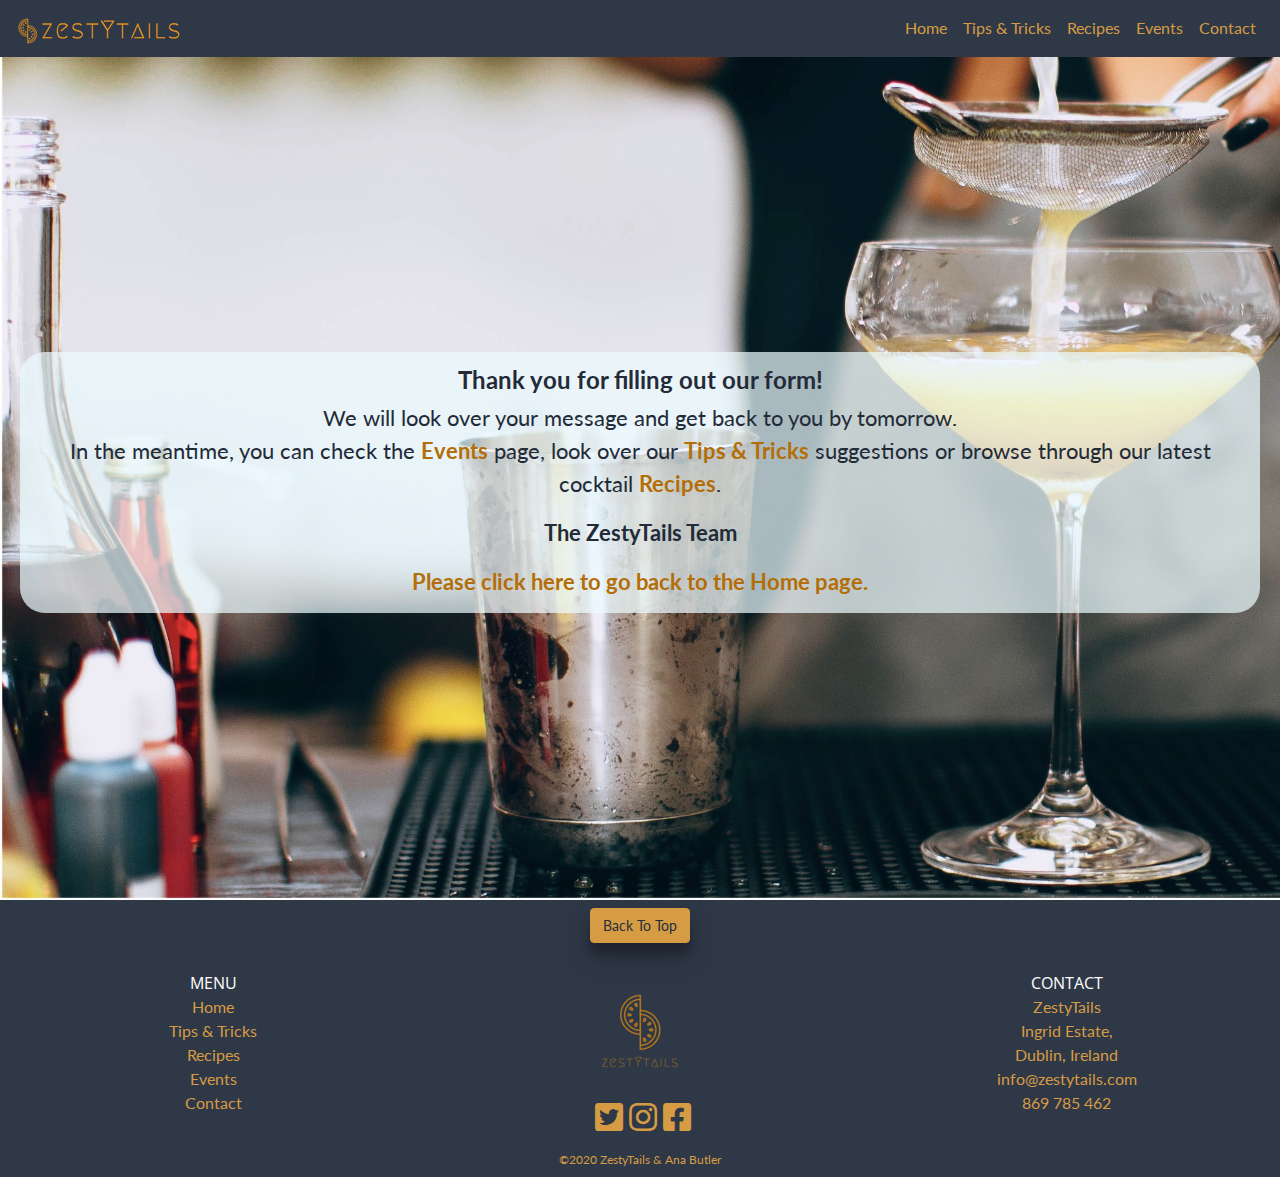
<file: response.html>
<!DOCTYPE html>
<html lang="en">
    <head>
        <!-- Required meta tags -->
        <meta charset="UTF-8" />
        <meta name="viewport" content="width=device-width, initial-scale=1.0" />
        <meta http-equiv="X-UA-Compatible" content="ie=edge" />
        <!-- Bootstrap CSS -->
        <link rel="stylesheet" href="https://stackpath.bootstrapcdn.com/bootstrap/4.5.0/css/bootstrap.min.css" />
        <!-- Font Awesome -->
        <link rel="stylesheet" href="https://use.fontawesome.com/releases/v5.13.0/css/all.css" />
        <!-- STYLE CSS -->
        <link rel="stylesheet" href="assets/css/style.css" type="text/css" />
        <!-- Favicon -->
        <link rel="shortcut icon" type="image/png" href="assets/images/favicon.png" />
        <!-- Title -->
        <title>ZestyTails</title>
    </head>
    <body>
        <div class="container-fluid">
            <!-- NavBar - inspired from my code institute projects[Whiskey Drop / Love Running], bootstrap, stackoverflow and w3schools -->
            <!-- Load an icon library to show a hamburger menu (bars) on small screens -->
            <nav class="navbar navbar-expand-lg fixed-top">
                <a class="navbar-brand" href="index.html"><img src="assets/images/nav_logo.png" class="img-fluid" alt="ZestyTails logo" /></a>
                <button class="navbar-toggler navbar-dark" type="button" data-toggle="collapse" data-target="#navbarNavDropdown" aria-controls="navbarNavDropdown" aria-expanded="false" aria-label="Toggle navigation">
                    <span class="navbar-toggler-icon"></span>
                </button>
                <div class="collapse navbar-collapse justify-content-end" id="navbarNavDropdown">
                    <ul class="navbar-nav">
                        <li class="nav-item active">
                            <a class="nav-link" href="index.html">Home</a>
                        </li>
                        <li class="nav-item">
                            <a class="nav-link" href="tipstricks.html">Tips & Tricks</a>
                        </li>
                        <li class="nav-item">
                            <a class="nav-link" href="recipes.html">Recipes</a>
                        </li>
                        <li class="nav-item">
                            <a class="nav-link" href="events.html">Events</a>
                        </li>
                        <li class="nav-item">
                            <a class="nav-link" href="contact.html">Contact</a>
                        </li>
                    </ul>
                </div>
            </nav>
        </div>
        <!-- /.Nav -->
        <!-- Contact Us Form page response - text referenced from https://www.123formbuilder.com/blog/5-thank-you-messages-to-use-on-your-web-forms/-->
        <div class="container-fluid res-container">
            <section class="response-text text-center">
                <h4><strong>Thank you for filling out our form!</strong></h4>
                <p>
                    We will look over your message and get back to you by tomorrow.<br />
                    In the meantime, you can check the <a href="events.html">Events</a> page, look over our <a href="tipstricks.html">Tips & Tricks</a> suggestions or browse through our latest cocktail <a href="recipes.html">Recipes</a>.
                </p>
                <p><strong>The ZestyTails Team</strong></p>
                <a href="index.html">
                    Please click here to go back to the Home page.
                </a>
            </section>
        </div>
        <!-- /.Contact Us Form page response -->
        <!-- Footer - inspired from my code institute projects[Rosie - resume & Love-Running], bootstrap, w3schools -->
        <footer class="container-fluid">
            <div id="footer" class="row">
                <!-- Footer Back To Top -->
                <div class="button-footer col col-12">
                    <a href="#" class="btn btn-warning btn--abc footer-btn">Back To Top</a>
                </div>
            </div>
            <!-- /.Footer Back To Top -->
            <!-- Footer Menu -->
            <div class="row">
                <div class="footer-menu col col-12 col-md-4 order-first">
                    <ul>
                        <li class="footer-title">MENU</li>
                        <li><a href="index.html">Home</a></li>
                        <li><a href="tipstricks.html">Tips & Tricks</a></li>
                        <li><a href="recipes.html">Recipes</a></li>
                        <li><a href="events.html">Events</a></li>
                        <li><a href="contact.html">Contact</a></li>
                    </ul>
                </div>
                <!-- /.Footer Menu -->
                <!-- Footer Social Media & Logo -->
                <div class="footer-logo col col-12 col-md-4">
                    <img src="assets/images/logo_footer.png" class="img-fluid" alt="ZestyTails logo" />
                    <ul class="social-links">
                        <li class="list-inline-item">
                            <a href="https://www.twitter.com" target="_blank" aria-hidden="true"><i class="fab fa-twitter-square"></i></a>
                        </li>
                        <li class="list-inline-item">
                            <a href="https://www.instagram.com" target="_blank" aria-hidden="true"><i class="fab fa-instagram"></i></a>
                        </li>
                        <li class="list-inline-item">
                            <a href="https://www.facebook.com" target="_blank" aria-hidden="true"><i class="fab fa-facebook-square"></i></a>
                        </li>
                    </ul>
                </div>
                <!-- /.Footer Social Media & Logo -->
                <!-- Footer Contact Details -->
                <div class="col col-12 col-md-4 order-first order-md-last">
                    <ul>
                        <li class="footer-title">CONTACT</li>
                        <li>ZestyTails</li>
                        <li>Ingrid Estate,</li>
                        <li>Dublin, Ireland</li>
                        <li>info@zestytails.com</li>
                        <li>869 785 462</li>
                    </ul>
                </div>
                <!-- /.Footer Contact Details -->
            </div>
            <!-- Copyright -->
            <div class="row">
                <div class="col col-12">
                    <p class="copyright">&copy;2020 ZestyTails & <a href="https://github.com/anabear" target="_blank">Ana Butler</a></p>
                </div>
            </div>
            <!-- /.Copyright -->
        </footer>
        <!-- /.Footer -->
        <!-- Optional JavaScript -->
        <script src="https://code.jquery.com/jquery-3.5.1.slim.min.js"></script>
        <script src="https://cdnjs.cloudflare.com/ajax/libs/popper.js/1.16.1/umd/popper.min.js"></script>
        <script src="https://stackpath.bootstrapcdn.com/bootstrap/4.5.0/js/bootstrap.min.js"></script>
        <!-- Optional JavaScript -->
    </body>
</html>
</file>
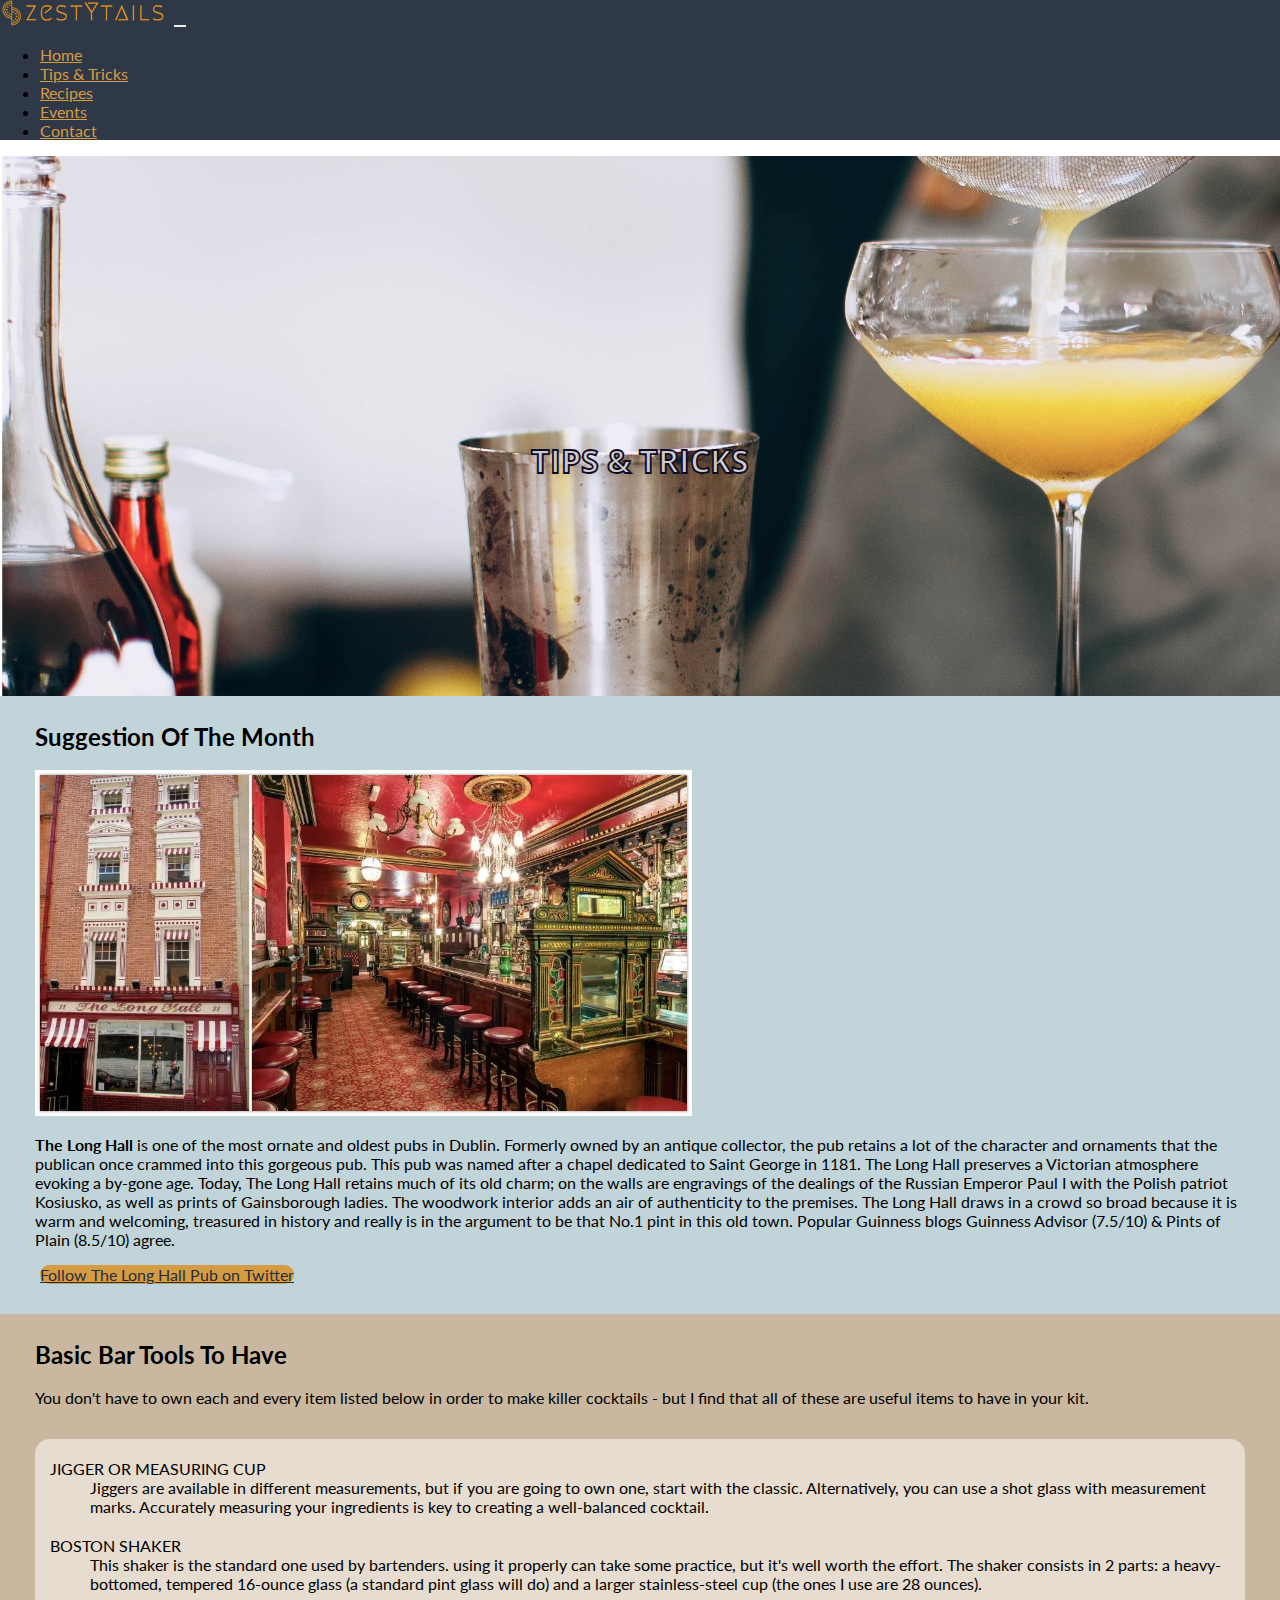
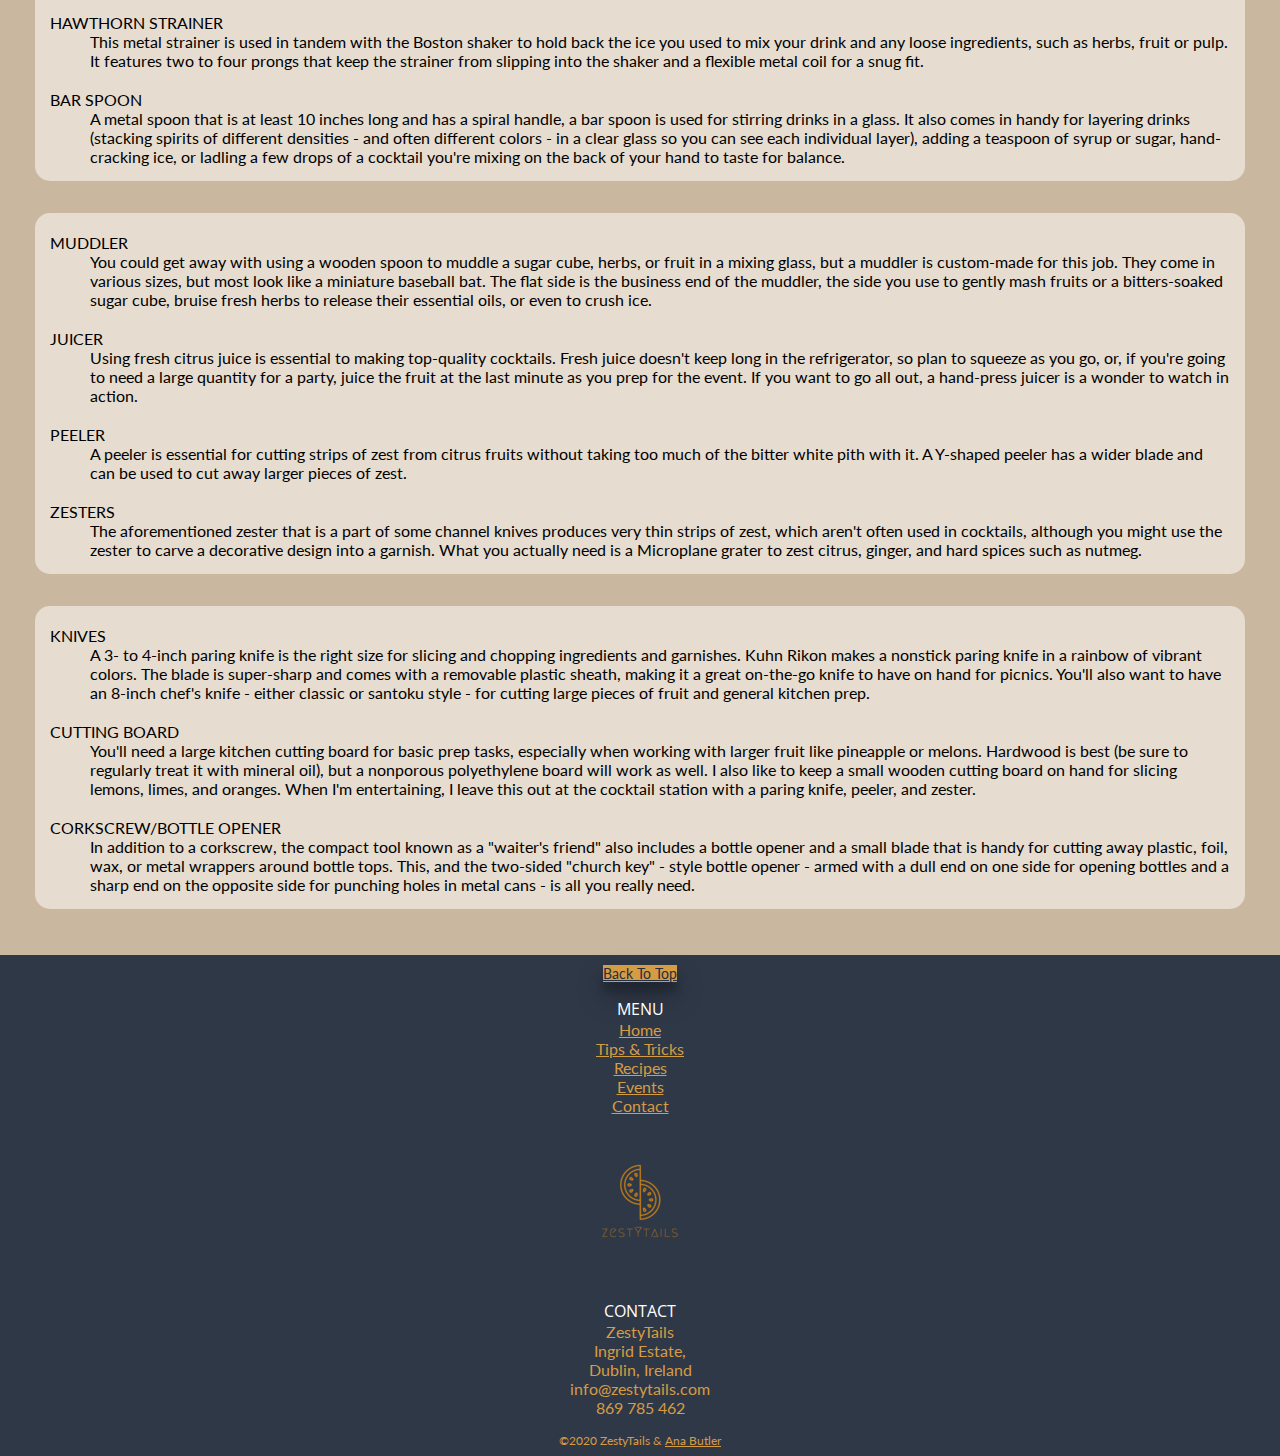
<file: tips&tricks.html>
<!DOCTYPE html>
<html lang="en">
    <head>
        <!-- Required meta tags -->
        <meta charset="UTF-8" />
        <meta name="viewport" content="width=device-width, initial-scale=1.0" />
        <meta http-equiv="X-UA-Compatible" content="ie=edge" />
        <!-- Bootstrap CSS -->
        <link rel="stylesheet" href="https://stackpath.bootstrapcdn.com/bootstrap/4.5.0/css/bootstrap.min.css" integrity="sha384-9aIt2nRpC12Uk9gS9baDl411NQApFmC26EwAOH8WgZl5MYYxFfc+NcPb1dKGj7Sk" crossorigin="anonymous" />
        <!-- Font Awesome -->
        <link rel="stylesheet" href="https://use.fontawesome.com/releases/v5.13.0/css/all.css" integrity="sha384-Bfad6CLCknfcloXFOyFnlgtENryhrpZCe29RTifKEixXQZ38WheV+i/6YWSzkz3V" crossorigin="anonymous" />
        <!-- STYLE CSS -->
        <link rel="stylesheet" href="assets/css/style.css" type="text/css" />
        <!-- Favicon -->
        <link rel="shortcut icon" type="image/png" href="assets/images/favicon.png" />
        <!-- Title -->
        <title>ZestyTails</title>
    </head>
    <body>
        <div class="container-fluid">
            <!-- NavBar - inspired from my code institute projects[Whiskey Drop / Love Running], bootstrap,stackoverflow and w3schools -->
            <!-- Load an icon library to show a hamburger menu (bars) on small screens -->
            <nav class="navbar navbar-expand-lg fixed-top">
                <a class="navbar-brand" href="index.html"><img src="assets/images/nav_logo.png" class="img-fluid" alt="ZestyTails logo"/></a>
                <button class="navbar-toggler navbar-dark" type="button" data-toggle="collapse" data-target="#navbarNavDropdown" aria-controls="navbarNavDropdown" aria-expanded="false" aria-label="Toggle navigation">
                    <span class="navbar-toggler-icon"></span>
                </button>
                <div class="collapse navbar-collapse justify-content-end" id="navbarNavDropdown">
                    <ul class="navbar-nav">
                        <li class="nav-item active">
                            <a class="nav-link" href="index.html">Home</a>
                        </li>
                        <li class="nav-item">
                            <a class="nav-link" href="tips&tricks.html">Tips & Tricks</a>
                        </li>
                        <li class="nav-item">
                            <a class="nav-link" href="recipes.html">Recipes</a>
                        </li>
                        <li class="nav-item">
                            <a class="nav-link" href="events.html">Events</a>
                        </li>
                        <li class="nav-item">
                            <a class="nav-link" href="contact.html">Contact</a>
                        </li> 
                    </ul>
                </div>
            </nav>
        </div>
        <!-- /.Nav -->
        <!-- Jumbotron - inspired from my code institute projects[Whiskey Drop] -->
        <div class="container-fluid page-header">
            <section class="jumbotron text-center">
                <h1 class="page-header-text">
                    TIPS & TRICKS
                </h1>
            </section>
        </div>
        <!-- /.Jumbotron -->
        <!-- Month Bar Suggestion - text and images referenced from publin.ie, thetaste.ie and visitdublin.com -->
        <div class="container-fluid bg-color-gray pad-text">
            <div class="row">
                <div class="p-2 m-auto col col-12 text-center">
                    <h2>
                        <i class="fas fa-search-location" style="color: #915b0b;"></i>
                        Suggestion Of The Month
                    </h2>
                </div>
                <div class="p-2 m-auto col col-12 col-xl-4 text-center">
                    <img src="assets/images/the-long-hall.jpg" class="img-fluid" alt="The-Long-Hall pub photo" />
                </div>
                <div class="p-3 m-auto col col-12 col-xl-8">
                    <p>
                        <strong>The Long Hall</strong> is one of the most ornate and oldest pubs in Dublin. Formerly owned by an antique collector, the pub retains a lot of the character and ornaments that the publican once crammed into
                        this gorgeous pub. This pub was named after a chapel dedicated to Saint George in 1181. The Long Hall preserves a Victorian atmosphere evoking a by-gone age. Today, The Long Hall retains much of its old charm; on the
                        walls are engravings of the dealings of the Russian Emperor Paul I with the Polish patriot Kosiusko, as well as prints of Gainsborough ladies. The woodwork interior adds an air of authenticity to the premises. The
                        Long Hall draws in a crowd so broad because it is warm and welcoming, treasured in history and really is in the argument to be that No.1 pint in this old town. Popular Guinness blogs Guinness Advisor (7.5/10) & Pints
                        of Plain (8.5/10) agree.
                    </p>
                    <a href="https://twitter.com/thelonghallpub?lang=en" target="_blank" class="btn btn--abc btn--mbs btn-warning">Follow The Long Hall Pub on Twitter </a>
                </div>
            </div>
        </div>
        <!-- /.Month Bar Suggestion -->
        <!-- Tools To Have - text referenced from the book - Bitters by Brad Thomas Parsons -->
        <div class="container-fluid bg-color-orange desc-list pad-text row-eq-height">
            <div class="row">
                <div class="p-2 m-auto col-12 text-center">
                    <h2><i class="fas fa-check-square" style="color: #2f3847;"></i> Basic Bar Tools To Have</h2>
                    <p>You don't have to own each and every item listed below in order to make killer cocktails - but I find that all of these are useful items to have in your kit.</p>
                </div>
                <div class="row-eq-height col col-sm-3 col-md-12 col-xl-4">
                    <dl>
                        <dt>Jigger or Measuring Cup</dt>
                        <dd>
                            Jiggers are available in different measurements, but if you are going to own one, start with the classic. Alternatively, you can use a shot glass with measurement marks. Accurately measuring your ingredients is
                            key to creating a well-balanced cocktail.
                        </dd>
                        <dt>Boston Shaker</dt>
                        <dd>
                            This shaker is the standard one used by bartenders. using it properly can take some practice, but it's well worth the effort. The shaker consists in 2 parts: a heavy-bottomed, tempered 16-ounce glass (a standard
                            pint glass will do) and a larger stainless-steel cup (the ones I use are 28 ounces).
                        </dd>
                        <dt>Hawthorn Strainer</dt>
                        <dd>
                            This metal strainer is used in tandem with the Boston shaker to hold back the ice you used to mix your drink and any loose ingredients, such as herbs, fruit or pulp. It features two to four prongs that keep the
                            strainer from slipping into the shaker and a flexible metal coil for a snug fit.
                        </dd>
                        <dt>Bar Spoon</dt>
                        <dd>
                            A metal spoon that is at least 10 inches long and has a spiral handle, a bar spoon is used for stirring drinks in a glass. It also comes in handy for layering drinks (stacking spirits of different densities - and
                            often different colors - in a clear glass so you can see each individual layer), adding a teaspoon of syrup or sugar, hand-cracking ice, or ladling a few drops of a cocktail you're mixing on the back of your hand
                            to taste for balance.
                        </dd>
                    </dl>
                </div>
                <div class="row-eq-height col-sm-3 col-md-12 col-xl-4">
                    <dl>
                        <dt>Muddler</dt>
                        <dd>
                            You could get away with using a wooden spoon to muddle a sugar cube, herbs, or fruit in a mixing glass, but a muddler is custom-made for this job. They come in various sizes, but most look like a miniature
                            baseball bat. The flat side is the business end of the muddler, the side you use to gently mash fruits or a bitters-soaked sugar cube, bruise fresh herbs to release their essential oils, or even to crush ice.
                        </dd>
                        <dt>Juicer</dt>
                        <dd>
                            Using fresh citrus juice is essential to making top-quality cocktails. Fresh juice doesn't keep long in the refrigerator, so plan to squeeze as you go, or, if you're going to need a large quantity for a party,
                            juice the fruit at the last minute as you prep for the event. If you want to go all out, a hand-press juicer is a wonder to watch in action.
                        </dd>
                        <dt>Peeler</dt>
                        <dd>
                            A peeler is essential for cutting strips of zest from citrus fruits without taking too much of the bitter white pith with it. A Y-shaped peeler has a wider blade and can be used to cut away larger pieces of zest.
                        </dd>
                        <dt>Zesters</dt>
                        <dd>
                            The aforementioned zester that is a part of some channel knives produces very thin strips of zest, which aren't often used in cocktails, although you might use the zester to carve a decorative design into a
                            garnish. What you actually need is a Microplane grater to zest citrus, ginger, and hard spices such as nutmeg.
                        </dd>
                    </dl>
                </div>
                <div class="row-eq-height col-sm-3 col-md-12 col-xl-4">
                    <dl>
                        <dt>Knives</dt>
                        <dd>
                            A 3- to 4-inch paring knife is the right size for slicing and chopping ingredients and garnishes. Kuhn Rikon makes a nonstick paring knife in a rainbow of vibrant colors. The blade is super-sharp and comes with a
                            removable plastic sheath, making it a great on-the-go knife to have on hand for picnics. You'll also want to have an 8-inch chef's knife - either classic or santoku style - for cutting large pieces of fruit and
                            general kitchen prep.
                        </dd>
                        <dt>Cutting Board</dt>
                        <dd>
                            You'll need a large kitchen cutting board for basic prep tasks, especially when working with larger fruit like pineapple or melons. Hardwood is best (be sure to regularly treat it with mineral oil), but a
                            nonporous polyethylene board will work as well. I also like to keep a small wooden cutting board on hand for slicing lemons, limes, and oranges. When I'm entertaining, I leave this out at the cocktail station
                            with a paring knife, peeler, and zester.
                        </dd>
                        <dt>Corkscrew/Bottle Opener</dt>
                        <dd>
                            In addition to a corkscrew, the compact tool known as a "waiter's friend" also includes a bottle opener and a small blade that is handy for cutting away plastic, foil, wax, or metal wrappers around bottle tops.
                            This, and the two-sided "church key" - style bottle opener - armed with a dull end on one side for opening bottles and a sharp end on the opposite side for punching holes in metal cans - is all you really need.
                        </dd>
                    </dl>
                </div>
            </div>
        </div>
        <!-- /.Tools To Have -->
        <!-- Footer - inspired from my code institute projects[Rosie - resume & Love-Running], bootstrap, w3schools -->
        <footer class="container-fluid">
            <div id="footer" class="row">
                <!-- Footer Back To Top -->
                <div class="button-footer col col-12">
                    <a href="#" class="btn btn-warning btn--abc footer-btn">Back To Top</a>
                </div>
            </div>
            <!-- /.Footer Back To Top -->
            <!-- Footer Menu -->
            <div class="row">
                <div class="footer-menu col col-12 col-md-4 order-first">
                    <ul>
                        <li class="footer-title">MENU</li>
                        <li><a href="index.html">Home</a></li>
                        <li><a href="tips&tricks.html">Tips & Tricks</a></li>
                        <li><a href="recipes.html">Recipes</a></li>
                        <li><a href="events.html">Events</a></li>
                        <li><a href="contact.html">Contact</a></li>
                    </ul>
                </div>
                <!-- /.Footer Menu -->
                <!-- Footer Social Media & Logo -->
                <div class="footer-logo col col-12 col-md-4">
                    <img src="assets/images/logo_footer.png" class="img-fluid" alt="ZestyTails logo"/>
                    <ul class="social-links">
                        <li class="list-inline-item">
                            <a href="https://www.twitter.com" target="_blank" aria-hidden="true"><i class="fab fa-twitter-square"></i></a>
                        </li>
                        <li class="list-inline-item">
                            <a href="https://www.instagram.com" target="_blank" aria-hidden="true"><i class="fab fa-instagram"></i></a>
                        </li>
                        <li class="list-inline-item">
                            <a href="https://www.facebook.com" target="_blank" aria-hidden="true"><i class="fab fa-facebook-square"></i></a>
                        </li>
                    </ul>
                </div>
                <!-- /.Footer Social Media & Logo -->
                <!-- Footer Contact Details -->
                <div class="col col-12 col-md-4 order-first order-md-last">
                    <ul>
                        <li class="footer-title">CONTACT</li>
                        <li>ZestyTails</li>
                        <li>Ingrid Estate,</li>
                        <li>Dublin, Ireland</li>
                        <li>info@zestytails.com</li>
                        <li>869 785 462</li>
                    </ul>
                </div>
                <!-- /.Footer Contact Details -->
            </div>
            <!-- Copyright -->
            <div class="row">
                <div class="col col-12">
                    <p class="copyright">&copy;2020 ZestyTails & <a href="https://github.com/anabear" target="_blank">Ana Butler</a></p>
                </div>
            </div>
            <!-- /.Copyright -->
        </footer>
        <!-- /.Footer -->
        <!-- CDN -->
        <script src="https://code.jquery.com/jquery-3.4.1.slim.min.js" integrity="sha384-J6qa4849blE2+poT4WnyKhv5vZF5SrPo0iEjwBvKU7imGFAV0wwj1yYfoRSJoZ+n" crossorigin="anonymous"></script>
        <script src="https://cdn.jsdelivr.net/npm/popper.js@1.16.0/dist/umd/popper.min.js" integrity="sha384-Q6E9RHvbIyZFJoft+2mJbHaEWldlvI9IOYy5n3zV9zzTtmI3UksdQRVvoxMfooAo" crossorigin="anonymous"></script>
        <script src="https://stackpath.bootstrapcdn.com/bootstrap/4.4.1/js/bootstrap.min.js" integrity="sha384-wfSDF2E50Y2D1uUdj0O3uMBJnjuUD4Ih7YwaYd1iqfktj0Uod8GCExl3Og8ifwB6" crossorigin="anonymous"></script>
        <!-- CDN -->
    </body>
</html>
</file>
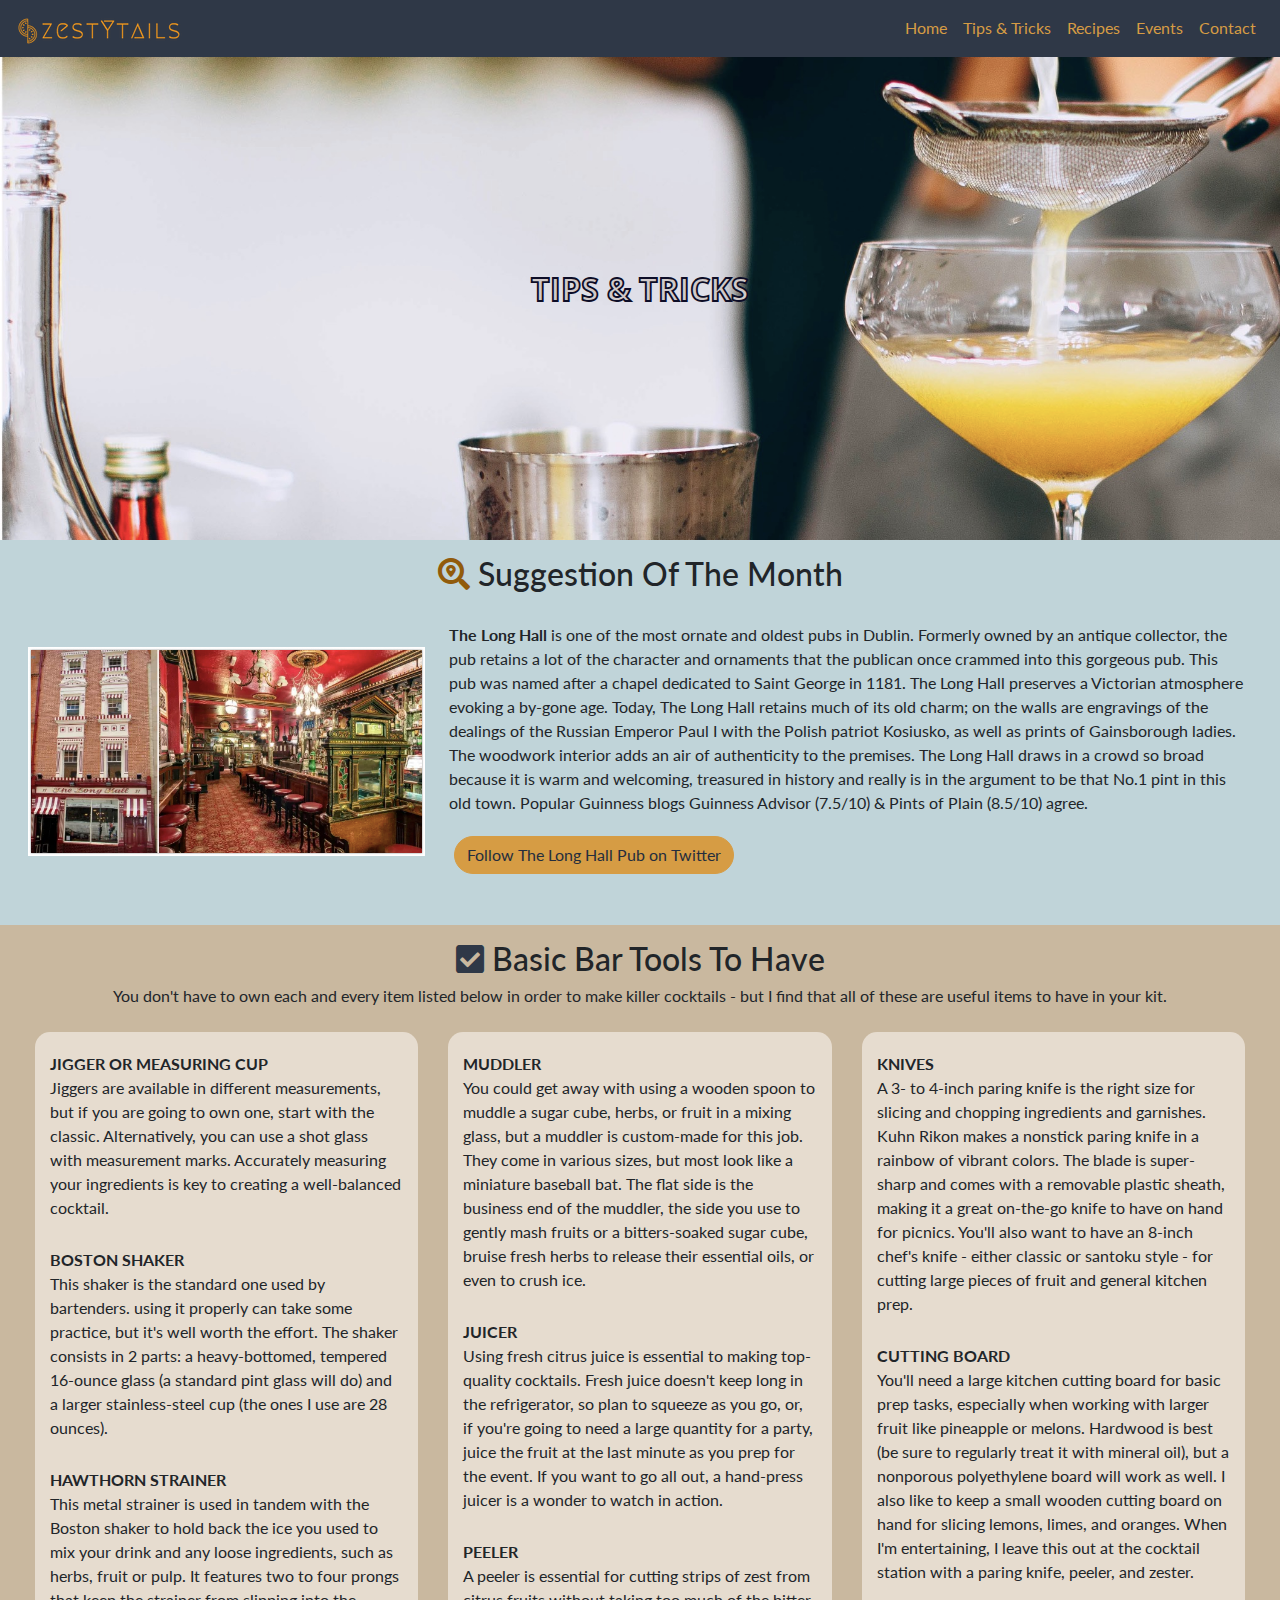
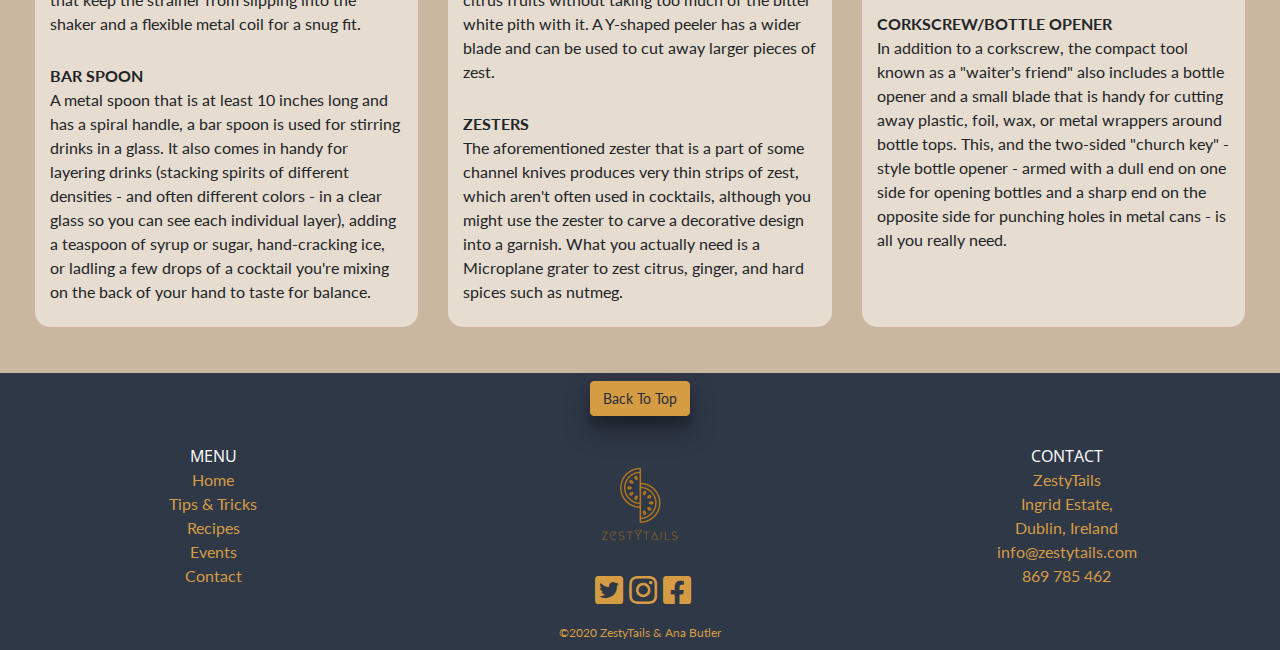
<file: tipstricks.html>
<!DOCTYPE html>
<html lang="en">
    <head>
        <!-- Required meta tags -->
        <meta charset="UTF-8" />
        <meta name="viewport" content="width=device-width, initial-scale=1.0" />
        <meta http-equiv="X-UA-Compatible" content="ie=edge" />
        <!-- Bootstrap CSS -->
        <link rel="stylesheet" href="https://stackpath.bootstrapcdn.com/bootstrap/4.5.0/css/bootstrap.min.css" />
        <!-- Font Awesome -->
        <link rel="stylesheet" href="https://use.fontawesome.com/releases/v5.13.0/css/all.css" />
        <!-- STYLE CSS -->
        <link rel="stylesheet" href="assets/css/style.css" type="text/css" />
        <!-- Favicon -->
        <link rel="shortcut icon" type="image/png" href="assets/images/favicon.png" />
        <!-- Title -->
        <title>ZestyTails</title>
    </head>
    <body>
        <div class="container-fluid">
            <!-- NavBar - inspired from my code institute projects[Whiskey Drop / Love Running], bootstrap,stackoverflow and w3schools -->
            <!-- Load an icon library to show a hamburger menu (bars) on small screens -->
            <nav class="navbar navbar-expand-lg fixed-top">
                <a class="navbar-brand" href="index.html"><img src="assets/images/nav_logo.png" class="img-fluid" alt="ZestyTails logo" /></a>
                <button class="navbar-toggler navbar-dark" type="button" data-toggle="collapse" data-target="#navbarNavDropdown" aria-controls="navbarNavDropdown" aria-expanded="false" aria-label="Toggle navigation">
                    <span class="navbar-toggler-icon"></span>
                </button>
                <div class="collapse navbar-collapse justify-content-end" id="navbarNavDropdown">
                    <ul class="navbar-nav">
                        <li class="nav-item active">
                            <a class="nav-link" href="index.html">Home</a>
                        </li>
                        <li class="nav-item">
                            <a class="nav-link" href="tipstricks.html">Tips & Tricks</a>
                        </li>
                        <li class="nav-item">
                            <a class="nav-link" href="recipes.html">Recipes</a>
                        </li>
                        <li class="nav-item">
                            <a class="nav-link" href="events.html">Events</a>
                        </li>
                        <li class="nav-item">
                            <a class="nav-link" href="contact.html">Contact</a>
                        </li>
                    </ul>
                </div>
            </nav>
        </div>
        <!-- /.Nav -->
        <!-- Jumbotron - inspired from my code institute projects[Whiskey Drop] -->
        <div class="container-fluid page-header">
            <section class="jumbotron text-center">
                <h1 class="page-header-text">
                    TIPS & TRICKS
                </h1>
            </section>
        </div>
        <!-- /.Jumbotron -->
        <!-- Month Bar Suggestion - text and images referenced from publin.ie, thetaste.ie and visitdublin.com -->
        <div class="container-fluid bg-color-gray pad-text">
            <div class="row">
                <div class="p-2 m-auto col col-12 text-center">
                    <h2>
                        <i class="fas fa-search-location" style="color: #915b0b;"></i>
                        Suggestion Of The Month
                    </h2>
                </div>
                <div class="p-2 m-auto col col-12 col-xl-4 text-center">
                    <img src="assets/images/the-long-hall.jpg" class="img-fluid" alt="The-Long-Hall pub photo" />
                </div>
                <div class="p-3 m-auto col col-12 col-xl-8">
                    <p>
                        <strong>The Long Hall</strong> is one of the most ornate and oldest pubs in Dublin. Formerly owned by an antique collector, the pub retains a lot of the character and ornaments that the publican once crammed into
                        this gorgeous pub. This pub was named after a chapel dedicated to Saint George in 1181. The Long Hall preserves a Victorian atmosphere evoking a by-gone age. Today, The Long Hall retains much of its old charm; on the
                        walls are engravings of the dealings of the Russian Emperor Paul I with the Polish patriot Kosiusko, as well as prints of Gainsborough ladies. The woodwork interior adds an air of authenticity to the premises. The
                        Long Hall draws in a crowd so broad because it is warm and welcoming, treasured in history and really is in the argument to be that No.1 pint in this old town. Popular Guinness blogs Guinness Advisor (7.5/10) & Pints
                        of Plain (8.5/10) agree.
                    </p>
                    <a href="https://twitter.com/thelonghallpub?lang=en" target="_blank" class="btn btn--abc btn--mbs btn-warning">Follow The Long Hall Pub on Twitter </a>
                </div>
            </div>
        </div>
        <!-- /.Month Bar Suggestion -->
        <!-- Tools To Have - text referenced from the book - Bitters by Brad Thomas Parsons -->
        <div class="container-fluid bg-color-orange desc-list pad-text row-eq-height">
            <div class="row">
                <div class="p-2 m-auto col-12 text-center">
                    <h2><i class="fas fa-check-square" style="color: #2f3847;"></i> Basic Bar Tools To Have</h2>
                    <p>You don't have to own each and every item listed below in order to make killer cocktails - but I find that all of these are useful items to have in your kit.</p>
                </div>
                <div class="row-eq-height col col-sm-3 col-md-12 col-xl-4">
                    <dl>
                        <dt>Jigger or Measuring Cup</dt>
                        <dd>
                            Jiggers are available in different measurements, but if you are going to own one, start with the classic. Alternatively, you can use a shot glass with measurement marks. Accurately measuring your ingredients is
                            key to creating a well-balanced cocktail.
                        </dd>
                        <dt>Boston Shaker</dt>
                        <dd>
                            This shaker is the standard one used by bartenders. using it properly can take some practice, but it's well worth the effort. The shaker consists in 2 parts: a heavy-bottomed, tempered 16-ounce glass (a standard
                            pint glass will do) and a larger stainless-steel cup (the ones I use are 28 ounces).
                        </dd>
                        <dt>Hawthorn Strainer</dt>
                        <dd>
                            This metal strainer is used in tandem with the Boston shaker to hold back the ice you used to mix your drink and any loose ingredients, such as herbs, fruit or pulp. It features two to four prongs that keep the
                            strainer from slipping into the shaker and a flexible metal coil for a snug fit.
                        </dd>
                        <dt>Bar Spoon</dt>
                        <dd>
                            A metal spoon that is at least 10 inches long and has a spiral handle, a bar spoon is used for stirring drinks in a glass. It also comes in handy for layering drinks (stacking spirits of different densities - and
                            often different colors - in a clear glass so you can see each individual layer), adding a teaspoon of syrup or sugar, hand-cracking ice, or ladling a few drops of a cocktail you're mixing on the back of your hand
                            to taste for balance.
                        </dd>
                    </dl>
                </div>
                <div class="row-eq-height col-sm-3 col-md-12 col-xl-4">
                    <dl>
                        <dt>Muddler</dt>
                        <dd>
                            You could get away with using a wooden spoon to muddle a sugar cube, herbs, or fruit in a mixing glass, but a muddler is custom-made for this job. They come in various sizes, but most look like a miniature
                            baseball bat. The flat side is the business end of the muddler, the side you use to gently mash fruits or a bitters-soaked sugar cube, bruise fresh herbs to release their essential oils, or even to crush ice.
                        </dd>
                        <dt>Juicer</dt>
                        <dd>
                            Using fresh citrus juice is essential to making top-quality cocktails. Fresh juice doesn't keep long in the refrigerator, so plan to squeeze as you go, or, if you're going to need a large quantity for a party,
                            juice the fruit at the last minute as you prep for the event. If you want to go all out, a hand-press juicer is a wonder to watch in action.
                        </dd>
                        <dt>Peeler</dt>
                        <dd>
                            A peeler is essential for cutting strips of zest from citrus fruits without taking too much of the bitter white pith with it. A Y-shaped peeler has a wider blade and can be used to cut away larger pieces of zest.
                        </dd>
                        <dt>Zesters</dt>
                        <dd>
                            The aforementioned zester that is a part of some channel knives produces very thin strips of zest, which aren't often used in cocktails, although you might use the zester to carve a decorative design into a
                            garnish. What you actually need is a Microplane grater to zest citrus, ginger, and hard spices such as nutmeg.
                        </dd>
                    </dl>
                </div>
                <div class="row-eq-height col-sm-3 col-md-12 col-xl-4">
                    <dl>
                        <dt>Knives</dt>
                        <dd>
                            A 3- to 4-inch paring knife is the right size for slicing and chopping ingredients and garnishes. Kuhn Rikon makes a nonstick paring knife in a rainbow of vibrant colors. The blade is super-sharp and comes with a
                            removable plastic sheath, making it a great on-the-go knife to have on hand for picnics. You'll also want to have an 8-inch chef's knife - either classic or santoku style - for cutting large pieces of fruit and
                            general kitchen prep.
                        </dd>
                        <dt>Cutting Board</dt>
                        <dd>
                            You'll need a large kitchen cutting board for basic prep tasks, especially when working with larger fruit like pineapple or melons. Hardwood is best (be sure to regularly treat it with mineral oil), but a
                            nonporous polyethylene board will work as well. I also like to keep a small wooden cutting board on hand for slicing lemons, limes, and oranges. When I'm entertaining, I leave this out at the cocktail station
                            with a paring knife, peeler, and zester.
                        </dd>
                        <dt>Corkscrew/Bottle Opener</dt>
                        <dd>
                            In addition to a corkscrew, the compact tool known as a "waiter's friend" also includes a bottle opener and a small blade that is handy for cutting away plastic, foil, wax, or metal wrappers around bottle tops.
                            This, and the two-sided "church key" - style bottle opener - armed with a dull end on one side for opening bottles and a sharp end on the opposite side for punching holes in metal cans - is all you really need.
                        </dd>
                    </dl>
                </div>
            </div>
        </div>
        <!-- /.Tools To Have -->
        <!-- Footer - inspired from my code institute projects[Rosie - resume & Love-Running], bootstrap, w3schools -->
        <footer class="container-fluid">
            <div id="footer" class="row">
                <!-- Footer Back To Top -->
                <div class="button-footer col col-12">
                    <a href="#" class="btn btn-warning btn--abc footer-btn">Back To Top</a>
                </div>
            </div>
            <!-- /.Footer Back To Top -->
            <!-- Footer Menu -->
            <div class="row">
                <div class="footer-menu col col-12 col-md-4 order-first">
                    <ul>
                        <li class="footer-title">MENU</li>
                        <li><a href="index.html">Home</a></li>
                        <li><a href="tipstricks.html">Tips & Tricks</a></li>
                        <li><a href="recipes.html">Recipes</a></li>
                        <li><a href="events.html">Events</a></li>
                        <li><a href="contact.html">Contact</a></li>
                    </ul>
                </div>
                <!-- /.Footer Menu -->
                <!-- Footer Social Media & Logo -->
                <div class="footer-logo col col-12 col-md-4">
                    <img src="assets/images/logo_footer.png" class="img-fluid" alt="ZestyTails logo" />
                    <ul class="social-links">
                        <li class="list-inline-item">
                            <a href="https://www.twitter.com" target="_blank" aria-hidden="true"><i class="fab fa-twitter-square"></i></a>
                        </li>
                        <li class="list-inline-item">
                            <a href="https://www.instagram.com" target="_blank" aria-hidden="true"><i class="fab fa-instagram"></i></a>
                        </li>
                        <li class="list-inline-item">
                            <a href="https://www.facebook.com" target="_blank" aria-hidden="true"><i class="fab fa-facebook-square"></i></a>
                        </li>
                    </ul>
                </div>
                <!-- /.Footer Social Media & Logo -->
                <!-- Footer Contact Details -->
                <div class="col col-12 col-md-4 order-first order-md-last">
                    <ul>
                        <li class="footer-title">CONTACT</li>
                        <li>ZestyTails</li>
                        <li>Ingrid Estate,</li>
                        <li>Dublin, Ireland</li>
                        <li>info@zestytails.com</li>
                        <li>869 785 462</li>
                    </ul>
                </div>
                <!-- /.Footer Contact Details -->
            </div>
            <!-- Copyright -->
            <div class="row">
                <div class="col col-12">
                    <p class="copyright">&copy;2020 ZestyTails & <a href="https://github.com/anabear" target="_blank">Ana Butler</a></p>
                </div>
            </div>
            <!-- /.Copyright -->
        </footer>
        <!-- /.Footer -->
        <!-- Optional JavaScript -->
        <script src="https://code.jquery.com/jquery-3.5.1.slim.min.js"></script>
        <script src="https://cdnjs.cloudflare.com/ajax/libs/popper.js/1.16.1/umd/popper.min.js"></script>
        <script src="https://stackpath.bootstrapcdn.com/bootstrap/4.5.0/js/bootstrap.min.js"></script>
        <!-- Optional JavaScript -->
    </body>
</html>
</file>
<file: assets/css/style.css>
@import url("https://fonts.googleapis.com/css2?family=Lato:wght@400;700&family=Open+Sans:wght@400;700&display=swap");

/*---------------------------- Body */


body {
    font-family: "Lato", "Open Sans", sans-serif;
    margin: 0;
    padding: 0;
}

/*---------------------------- Grouped font/layout/background color */

h1,
h2,
h4,
h5
h6 {
    font-family: "Lato", sans-serif;
    line-height: 1.1;
}

.inline-block {
    display: inline-block;
}

.bg-color-gray {
    background-color: #c0d4d9;
}

.bg-color-orange {
    background-color: #c9b89f;
}

/*-- Row with equal height columns for cards - inspired from bootstrap */

.row-eq-height {
    display: -webkit-box;
    display: -ms-flexbox;
    display: flex;
}

/*----------------------------  Using one tag for padding for all pages sections*/

.pad-text {
    padding-left: 35px;
    padding-bottom: 30px;
    padding-right: 35px;
    padding-top: 8px;
}

/*---------------------------- NavBar */

.navalert-container {
    position: absolute;
    top: 0;
    right: 0;
    z-index: 1;
    padding-left: 0;
    padding-right: 0;
}

.navbar {
    background-color: #2f3847;
    border: 0;
    width: 100%;
}

.navbar .navbar-toggler {
    color: #d69c44;
    border-color: #d69c44;
    border-style: solid;
    border: 2px #d69c44;
}

.navbar .navbar-nav a {
    color: #d69c44;
}

.navbar .navbar-nav a:hover {
    color: #b36e07;
    font-weight: bold;
}

/*---------------------------- Jumbotron - inspired from my code institute projects[Whiskey Drop] */

.jumbotron {
    background-color: transparent;
}

.jumbotron .slogan {
    color: #ffffff;
    -webkit-text-stroke: 1.8px #0d0d27;
    font-family: "Open Sans", sans-serif;
    font-weight: bolder;
    font-size: 28px;
    margin: 60px 0 10px 0;
    padding: 60px 0 0 0;
}

.hero-container {
    height: 80vh;

    background: url("../images/hero_image.jpg") no-repeat bottom left fixed;
    background-size: cover;

    display: -webkit-box;

    display: -ms-flexbox;

    display: flex;
    -webkit-box-align: center;
    -ms-flex-align: center;
    align-items: center;
    -webkit-box-pack: center;
    -ms-flex-pack: center;
    justify-content: center;

    position: relative;
}

/*---------------------------- Buttons - inspired from my code institute projects[Whiskey Drop] */

.btn--cta {
    border-radius: 28px;
    display: inline-block;
    margin: 3px;
    width: 128px;
    text-align: center;
}

.btn--abc {
    color: #252e3d;
    background-color: #d69c44;
    border-color: #d69c44;
}

.btn--abc:hover,
.btn--abc:active,
.btn--abc:focus,
.btn--abc:active:focus {
    color: #252e3d;
    background-color: #b36e07;
    border-color: #b36e07;
    -webkit-box-shadow: 0 3px 6px rgba(0, 0, 0, 0.16), 0 3px 6px rgba(0, 0, 0, 0.23);
    box-shadow: 0 3px 6px rgba(0, 0, 0, 0.16), 0 3px 6px rgba(0, 0, 0, 0.23);
}

.btn--mbs {
    border-radius: 20px;
    margin: 5px;
    width: auto;
}

/*----------------------------  Footer - inspired from my code institute projects[Rosie - resume & Love-Running], bootstrap, w3schools */

footer {
    color: #d69c44;
    background-color: #2f3847;
    min-height: 120px;
    font-size: 16px;
    text-align: center;
    padding: 8px 0px;
}

.footer-title {
    color: #ffffff;
    font-family: "Open Sans", sans-serif;
    margin-top: 10px;
}

.footer-menu a {
    color: #d69c44;
}

.footer-menu a:hover {
    color: #b36e07;
    font-weight: bold;
}

footer ul {
    padding: 0;
    list-style-type: none;
}

/* Back to top button */

.footer-btn {
    font-size: 14px;
    margin-bottom: 18px;
    -webkit-box-shadow: 0 14px 28px rgba(0, 0, 0, 0.25), 0 10px 10px rgba(0, 0, 0, 0.22);
    box-shadow: 0 14px 28px rgba(0, 0, 0, 0.25), 0 10px 10px rgba(0, 0, 0, 0.22);
}

.footer-btn a {
    text-decoration: none;
    color: #252e3d;
}

/* Footer Social Links */

.social-links li a i {
    width: 22px;
    font-size: 32px;
    line-height: 5px;
    text-align: center;
    color: #d69c44;
    transition: all 0.35s ease-in-out;
    -moz-transition: all 0.35s ease-in-out;
    -webkit-transition: all 0.35s ease-in-out;
    -o-transition: all 0.35s ease-in-out;
}

.social-links li a i:hover {
    color: #b36e07;
    background: #2f3847;
}

/* Copyright */

p.copyright {
    color: #d69c44;
    font-size: 12px;
    text-align: center;
    margin-bottom: 0;
}

p.copyright a {
    color: #d69c44;
}

p.copyright a:hover {
    color: #b36e07;
    font-weight: bold;
}

/*Created smaller header for all pages, except Home page - adjusted Jumbotron on all pages*/

.page-header {
    height: 60vh;

    background: url("../images/hero_image.jpg") no-repeat bottom left fixed;
    background-size: cover;

    display: -webkit-box;

    display: -ms-flexbox;

    display: flex;
    -webkit-box-align: center;
    -ms-flex-align: center;
    align-items: center;
    -webkit-box-pack: center;
    -ms-flex-pack: center;
    justify-content: center;

    position: relative;
}

/*Created bigger header title for all pages, except Home page - adjusted Jumbotron on all pages*/

.page-header-text {
    color: #d1caca;
    font-family: "Open Sans", sans-serif;
    font-weight: bold;
    font-size: 32px;
    -webkit-text-stroke: 1.8px #0d0d27;
    margin: 200px 0 130px 0;
}

/*----------------------------  Tools To Have */

.desc-list dt {
    padding-top: 20px;
    text-transform: uppercase;
}

.desc-list dl {
    background-color: #e6dccf;
    border-radius: 15px;
    padding: 0 15px 15px 15px;
}

/*----------------------------  Cocktails to Try */

.card-img-top {
    width: 100%;
    height: auto;
    border-radius: 15px 15px 0 0;
}

.card {
    border-radius: 15px;
}

.card-pad {
    background-color: #e6dccfb0;
    font-size: 16px;
    padding: 15px 25px 15px 35px;
}

.card .subtitle {
    font-weight: bold;
}

.card h5 {
    background-color: #e6dccf;
    border-radius: 15px;
    padding: 0 8px 8px 8px;
    text-align: center;
}

/*----------------------------  Buy Ingredients */

.shop-row {
    background-color: #dde4e6;
    border-radius: 25px;
    font-size: 16px;
}

.shop-col {
    padding: 15px 30px 15px 30px;
}

.shop-row p {
    padding-top: 8px;
}

.shop-row a {
    color: #b36e07;
}

.shop-row a:hover {
    color: #b36e07;
    font-weight: bold;
}

/*----------------------------  Contact Us Form */

.pad-container {
    padding-left: 25px;
    padding-bottom: 30px;
    padding-right: 25px;
    padding-top: 30px;
}

.contact-info {
    padding-bottom: 45px;
}

.container-form {
    font-size: 16px;
    text-align: left;
}

.form-group label {
    font-weight: bold;
}

.form-group strong {
    color: #ec0d0d;
}

/*---------------------------- Contact Form Response */

.res-container {
    height: 100vh;
    padding: 80px 0 15px 0;

    background: url("../images/hero_image.jpg") no-repeat bottom left fixed;
    background-size: cover;

    display: -webkit-box;

    display: -ms-flexbox;

    display: flex;
    -webkit-box-align: center;
    -ms-flex-align: center;
    align-items: center;
    -webkit-box-pack: center;
    -ms-flex-pack: center;
    justify-content: center;

    position: relative;
}

.response-text {
    color: #232b38;
    background-color: #ecfbffb6;
    font-family: "Lato", sans-serif;
    font-size: 22px;
    text-align: center;
    padding: 15px;
    margin: 20px;
    border-radius: 25px;
}

.res-container a {
    color: #b36e07;
    font-weight: bold;
    font-size: inherit;
}

.res-container a:hover {
    color: #b36e07;
    -webkit-text-decoration-color: #b36e07;
    text-decoration-color: #b36e07;
    font-weight: bold;
}

/*----------------------------  Team Event Intro */

.intro-sub {
    font-size: 18px;
}

.figure {
    display: table;
    border-top: none;
    padding-top: 0;
}

.figure-caption {
    color: #2f3847;
    display: table-caption;
    caption-side: top;
    text-align: center;
    font-size: 20px;
    font-weight: bold;
    line-height: 1.6;
    margin-bottom: 10px;
}

/*---------------------------- Future Events */

table {
    display: inline;
    font-size: 18px;
}

.table-bordered td,
.table-bordered th,
.table-bordered tr {
    border-color: #1f2530 !important;
}

.table tbody tr:hover {
    background-color: #c0d4d9;
}

.thead-bg {
    color: #ffffff;
    background-color: #2f3847;
}

.tbody-bg {
    color: #2f3847;
    background-color: #e6dccf;
}

/*---------------------------- Testimonials */

.blockquote p {
    font-size: 16px;
}

.blockquote-footer {
    font-size: 16px;
    text-align: right;
}

/*---------------------------- END CODE */
</file>
